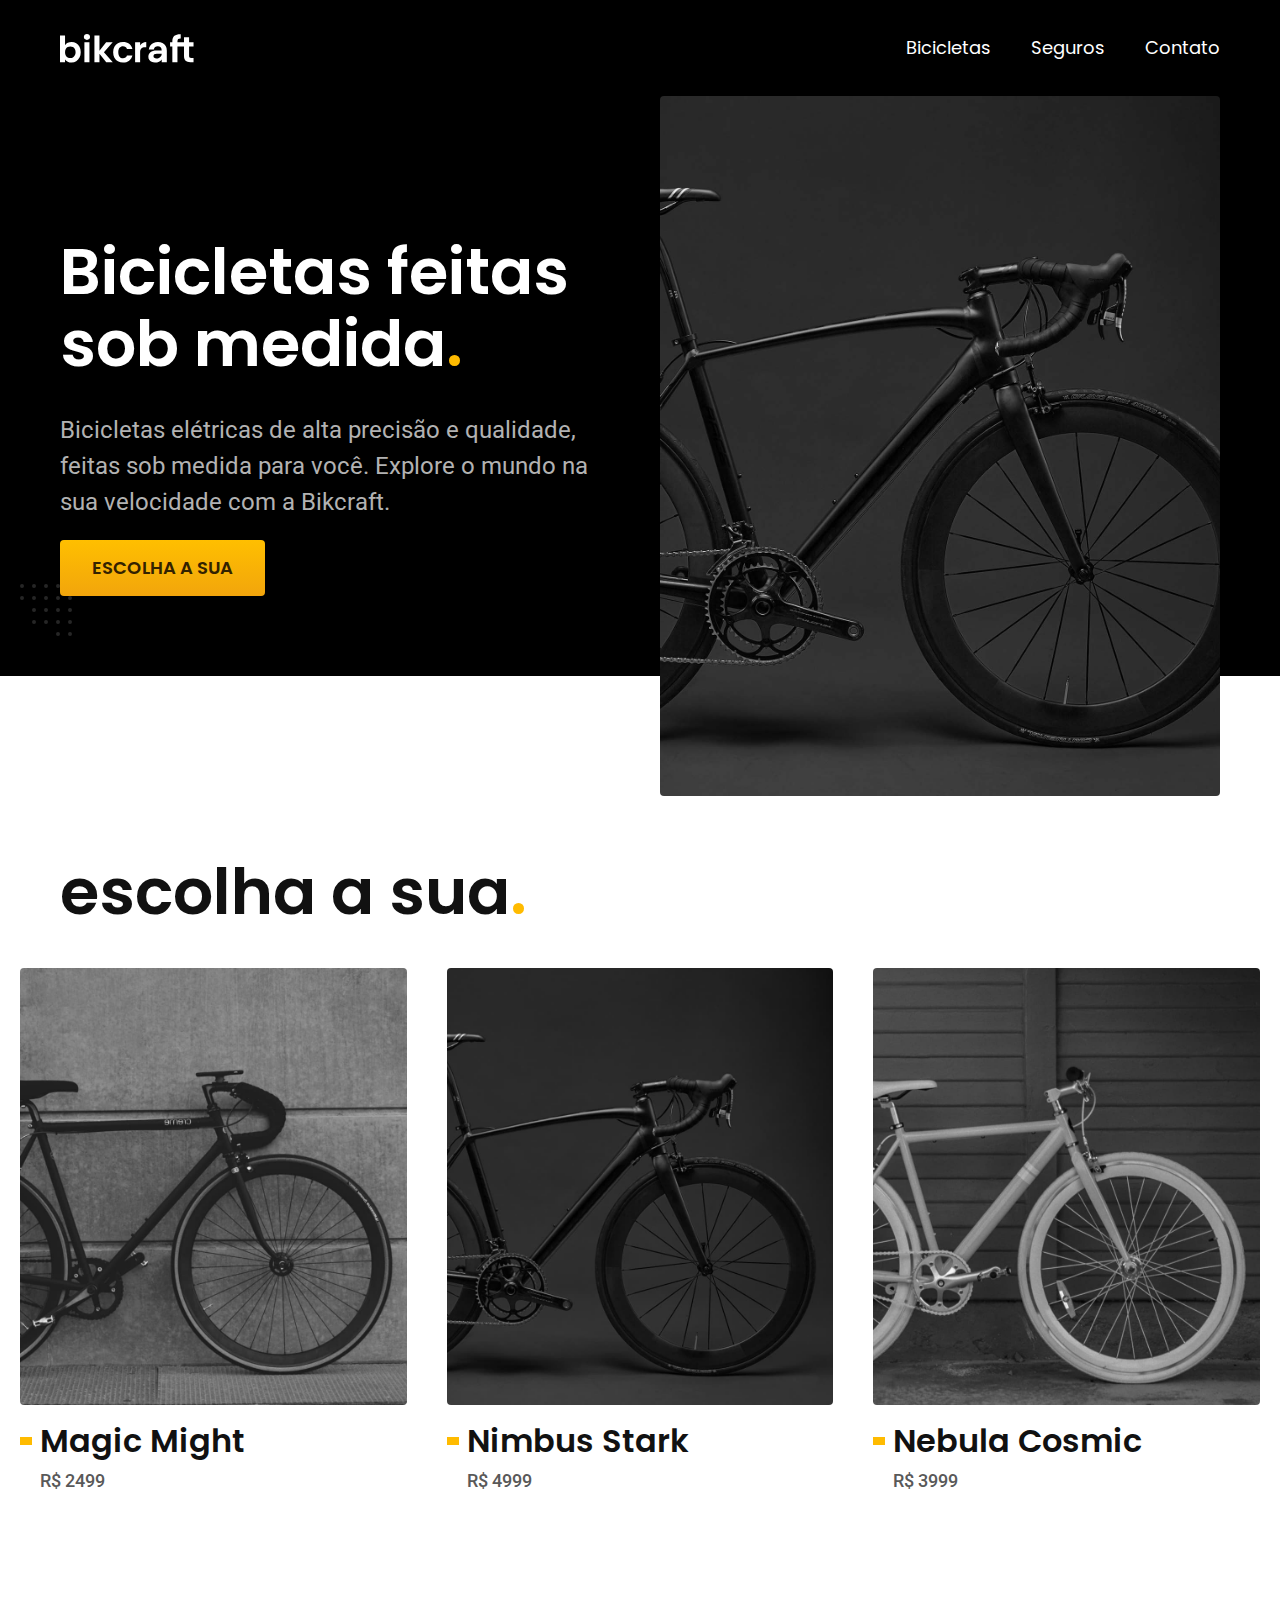
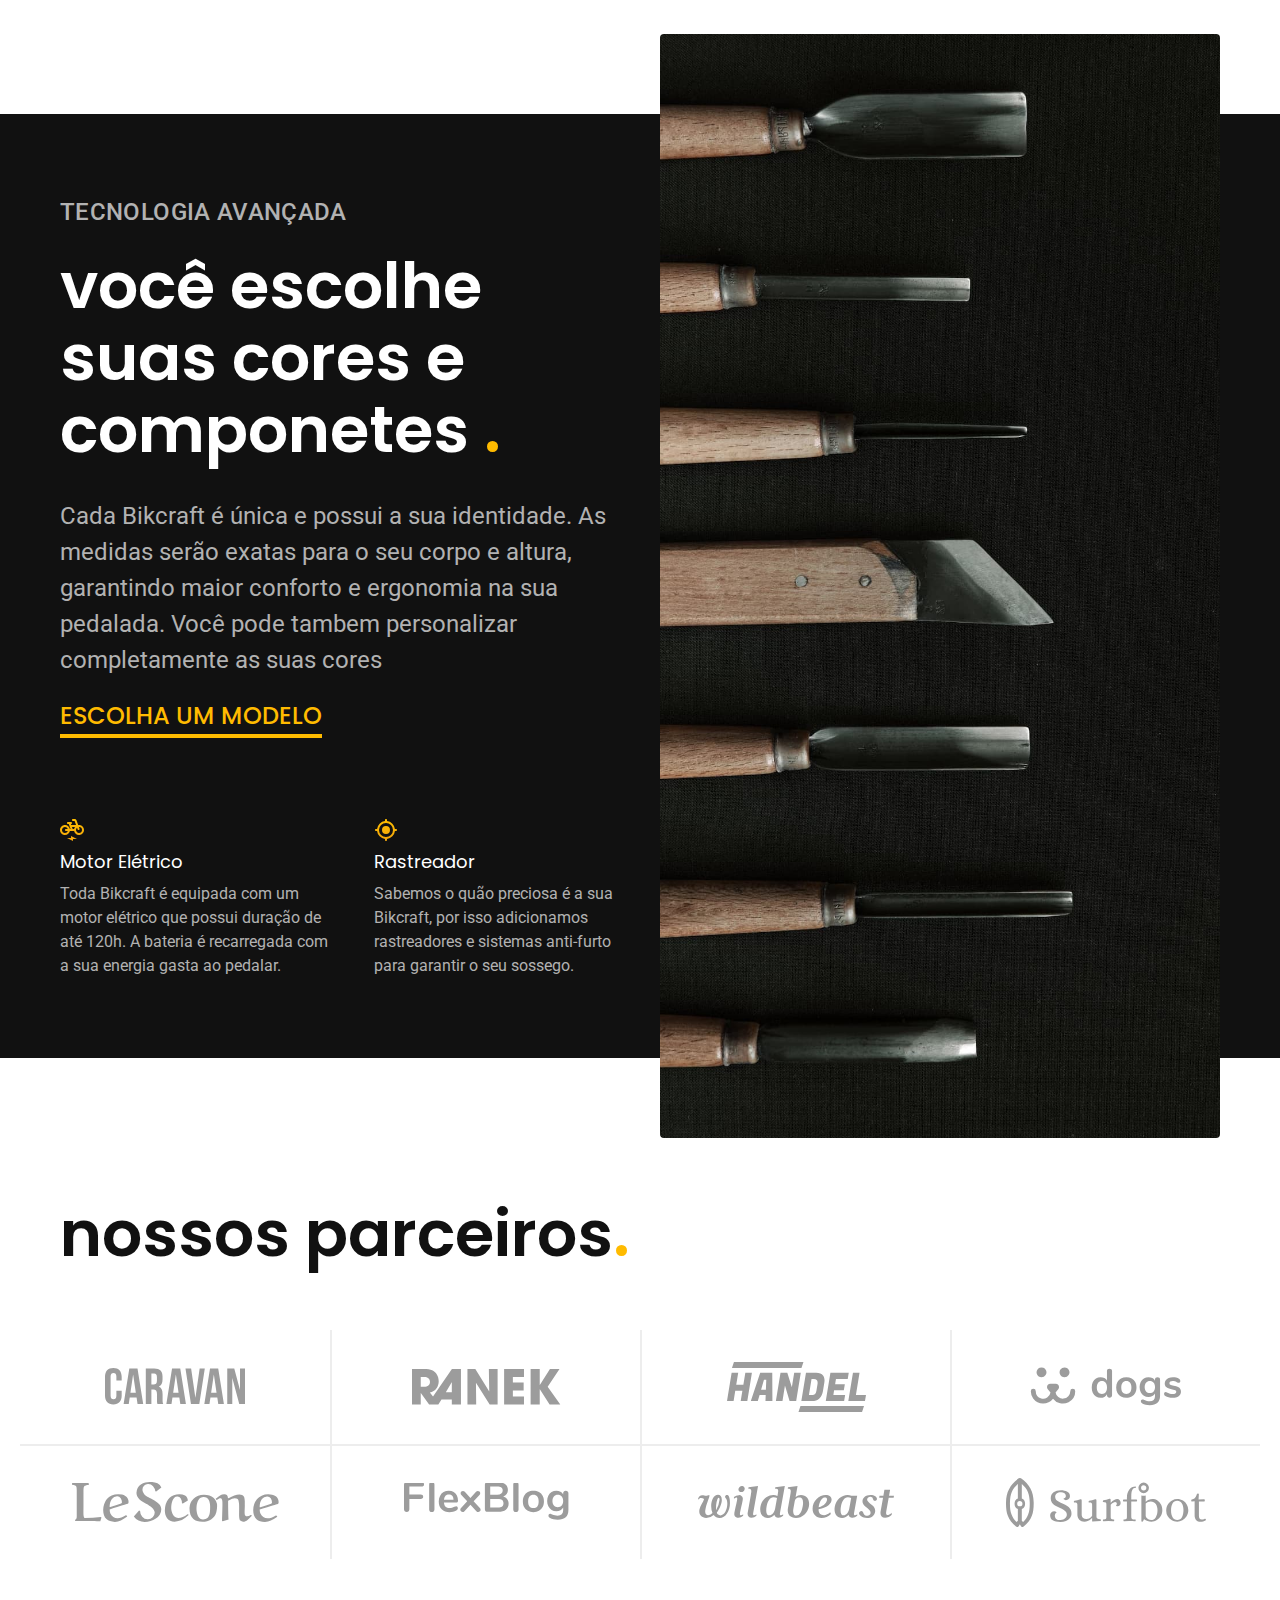
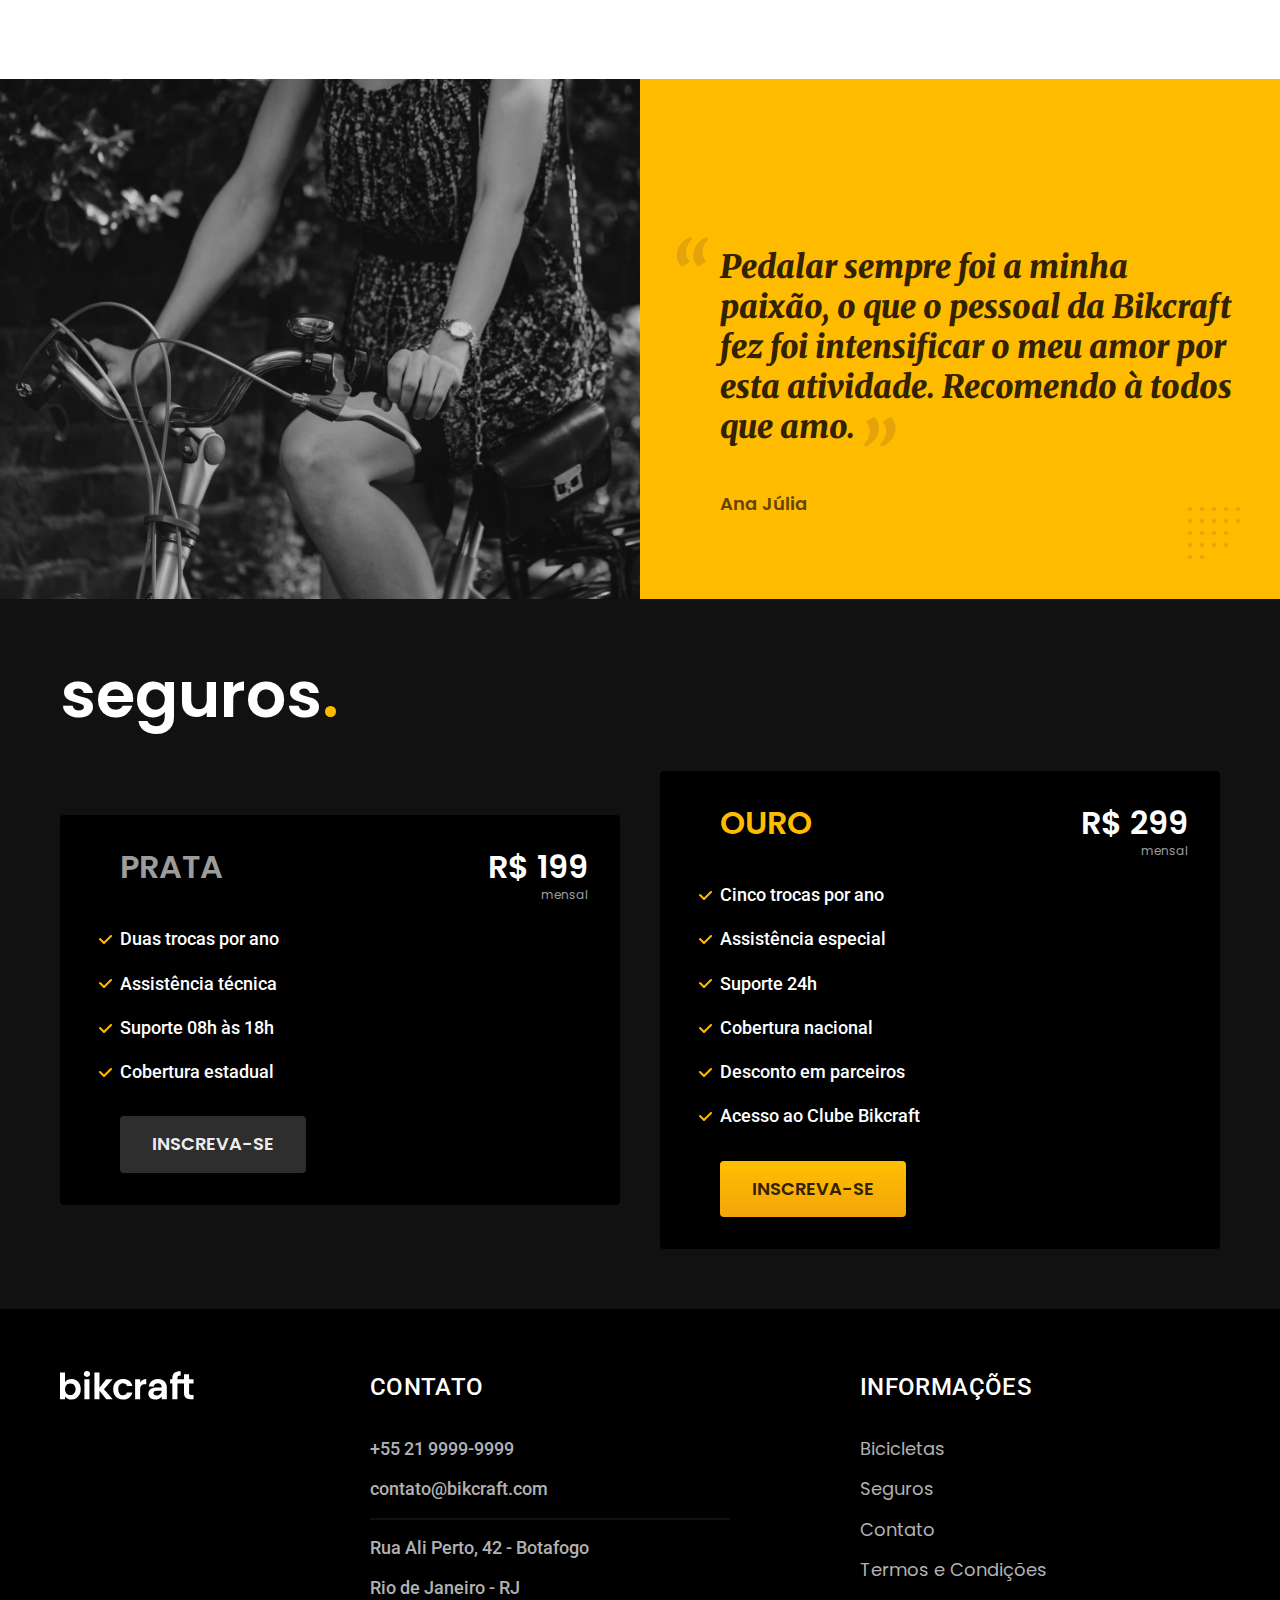
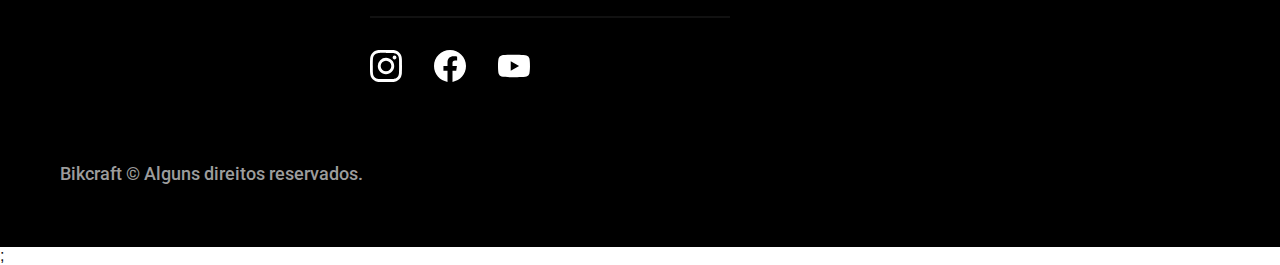
<file: index.html>
<!DOCTYPE html>
<html lang="pt-BR">

<head>
  <meta charset="UTF-8" />
  <meta http-equiv="X-UA-Compatible" content="IE=edge" />
  <meta name="viewport" content="width=device-width, initial-scale=1.0" />
  <title>Bickcraft - Bicicletas Elétricas</title>
  <meta name="description" content="Bicicletas elétricas de alta precisão e qualidade, feitas sob medida para você. Explore o mundo na sua velocidade com a Bikcraft." />

  <link rel="icon" href="./favicon.svg" type="image/svg+xml">
  <link rel="preload" href="/css/style.min.css" as="style">
  <link rel="stylesheet" href="/css/style.min.css" />

  <script>document.documentElement.classList.add('js')</script>

  <link rel="preconnect" href="https://fonts.googleapis.com">
  <link rel="preconnect" href="https://fonts.gstatic.com" crossorigin>
  <link href="https://fonts.googleapis.com/css2?family=Merriweather:ital,wght@1,900&family=Poppins:wght@400;600&family=Roboto:wght@400;500&display=swap" rel="stylesheet">
</head>

<body>
  <header class="header-bg">
    <div class="header container">
      <a href="./"><img src="/img/bikcraft.svg" alt="bikcraft" /></a>
      <nav aria-label="primaria">
        <ul class="header-menu font-1-m cor-0">
          <li><a href="./bicicletas.html">Bicicletas</a></li>
          <li><a href="./seguros.html">Seguros</a></li>
          <li><a href="./contato.html">Contato</a></li>
        </ul>
      </nav>
    </div>
  </header>

  <main class="introducao-bg">
    <div class="introducao container">
      <div class="introducao-conteudo">
        <h1 class="font-1-xxl cor-0 fadeInDown" data-anime="200">Bicicletas feitas sob medida<span class="cor-p1">.</span></h1>
        <p class="font-2-l cor-5 fadeInDown" data-anime="400">
          Bicicletas elétricas de alta precisão e qualidade, feitas sob medida
          para você. Explore o mundo na sua velocidade com a Bikcraft.
        </p>
        <a class="botao fadeInDown" data-anime="600" href="./bicicletas.html">Escolha a sua</a>
      </div>
      <picture class="fadeInDown" data-anime="800">
        <source media="(max-width:800px)" srcset="./img/bicicletas/nimbus.jpg">
        <img src="./img/fotos/introducao.jpg" alt="Bicicleta eletrica preta." />
      </picture>
    </div>
  </main>
  <article class="bicicletas-lista">
    <h2 class="container font-1-xxl">escolha a sua<span class="cor-p1">.</span></h2>

    <ul>
      <li>
        <a href="/bicicletas/magic.html">
          <img src="/img/bicicletas/magic-home.jpg" alt="Bicicleta Preta">
          <h3 class="font-1-xl">Magic Might</h3>
          <span class="font-2-m cor-8">R$ 2499</span>
        </a>
      </li>
      <li>
        <a href="/bicicletas/nimbus.html">
          <img src="/img/bicicletas/nimbus-home.jpg" alt="Bicicleta Preta">
          <h3 class="font-1-xl">Nimbus Stark</h3>
          <span class="font-2-m cor-8">R$ 4999</span>
        </a>
      </li>
      <li>
        <a href="/bicicletas/nebula.html">
          <img src="/img/bicicletas/nebula-home.jpg" alt="Bicicleta Preta">
          <h3 class="font-1-xl">Nebula Cosmic</h3>
          <span class="font-2-m cor-8">R$ 3999</span>
        </a>
      </li>
    </ul>
  </article>

  <article class="tecnologia-bg">
    <div class="tecnologia container">
      <div class="tecnologia-conteudo">
        <span class="font-2-l-b cor-5">Tecnologia Avançada</span>
        <h2 class="font-1-xxl cor-0">você escolhe suas cores e componetes <span class="cor-p1">.</span></h2>
        <p class="font-2-l cor-5">Cada Bikcraft é única e possui a sua identidade. As medidas serão exatas para o seu corpo e altura, garantindo maior conforto e ergonomia na sua pedalada. Você pode tambem personalizar completamente as suas cores</p>
        <a class="link" href="/bicicletas.html">Escolha um modelo</a>
        <div class="tecnologia-vantagens">
          <div>
            <img src="/img/icones/eletrica.svg" alt="">
            <h3 class="font-1-m cor-0">Motor Elétrico</h3>
            <p class="font-2-s cor-5">Toda Bikcraft é equipada com um motor elétrico que possui duração de até 120h. A bateria é recarregada com a sua energia gasta ao pedalar.</p>
          </div>
          <div>
            <img src="/img/icones/rastreador.svg" alt="">
            <h3 class="font-1-m cor-0">Rastreador</h3>
            <p class="font-2-s cor-5">Sabemos o quão preciosa é a sua Bikcraft, por isso adicionamos rastreadores e sistemas anti-furto para garantir o seu sossego.</p>
          </div>
        </div>
      </div>
      <div class="tecnologia-imagem"> <img src="/img/fotos/tecnologia.jpg" alt=""></div>
    </div>
  </article>
  <section class="parceiros" aria-label="Nossos Parceiros">
    <h2 class="container font-1-xxl">nossos parceiros<span class="cor-p1">.</span></h2>

    <ul>
      <li> <img src="/img/parceiros/caravan.svg" alt="caravan"></li>
      <li> <img src="/img/parceiros/ranek.svg" alt="ranek"></li>
      <li> <img src="/img/parceiros/handel.svg" alt="handel"></li>
      <li> <img src="/img/parceiros/dogs.svg" alt="dogs"></li>
      <li> <img src="/img/parceiros/lescone.svg" alt="lescone"></li>
      <li> <img src="/img/parceiros/flexblog.svg" alt="flexblog"></li>
      <li> <img src="/img/parceiros/wildbeast.svg" alt="wildbeast"></li>
      <li> <img src="/img/parceiros/surfbot.svg" alt="surfbot"></li>
    </ul>
  </section>

  <section class="depoimento" aria-label="depoimento">
    <div>
      <img src="/img/fotos/depoimento.jpg" alt="Pessoal pedalando">
    </div>
    <div class="depoimento-conteudo">
      <blockquote class="font-1-xl cor-p5">
        <p>Pedalar sempre foi a minha paixão, o que o pessoal da Bikcraft fez foi intensificar o meu amor por esta atividade. Recomendo à todos que amo.
        </p>
        <span class="font-1-m-b cor-p4">Ana Júlia</span>
      </blockquote>
    </div>
  </section>

  <article class="seguros-bg">
    <div class="seguros container">
      <h2 class="font-1-xxl cor-0">seguros<span class="cor-p1">.</span></h2>
      <div class="seguros-item">
        <h3 class="font-1-xl cor-6">PRATA</h3>
        <span class="font-1-xl cor-0">R$ 199 <span class="font-1-xs cor-6">mensal</span></span>
        <ul class="font-2-m cor-0">
          <li>Duas trocas por ano</li>
          <li>Assistência técnica</li>
          <li>Suporte 08h às 18h</li>
          <li>Cobertura estadual</li>
        </ul>
        <a class="botao secundario" href="/orcamento.html">Inscreva-se</a>
      </div>

      <div class="seguros-item">
        <h3 class="font-1-xl cor-p1">OURO</h3>
        <span class="font-1-xl cor-0">R$ 299 <span class="font-1-xs cor-6">mensal</span></span>
        <ul class="font-2-m cor-0">
          <li>Cinco trocas por ano</li>
          <li>Assistência especial</li>
          <li>Suporte 24h</li>
          <li>Cobertura nacional</li>
          <li>Desconto em parceiros</li>
          <li>Acesso ao Clube Bikcraft</li>
        </ul>
        <a class="botao " href="/orcamento.html">Inscreva-se</a>
      </div>
    </div>
  </article>

  <footer class="footer-bg">
    <div class="footer container">
      <img src="./img/bikcraft.svg" alt="Bikcraft">
      <div class="footer-contato">
        <h3 class="font-2-l-b cor-0">Contato</h3>
        <ul class="font-2-m cor-5">
          <li><a href="tel:+552199999999">+55 21 9999-9999</a></li>
          <li><a href="mailto:contato@bikcraft.com">contato@bikcraft.com</a></li>
          <li>Rua Ali Perto, 42 - Botafogo</li>
          <li>Rio de Janeiro - RJ</li>
        </ul>
        <div class="footer-redes">
          <a href="./">
            <img src="./img/redes/instagram.svg" alt="Instagram">
          </a>
          <a href="./">
            <img src="./img/redes/facebook.svg" alt="Facebook">
          </a>
          <a href="./">
            <img src="./img/redes/youtube.svg" alt="Youtube">
          </a>
        </div>
      </div>
      <div class="footer-informacoes">
        <h3 class="font-2-l-b cor-0">Informações</h3>
        <nav>
          <ul class="font-1-m cor-5">
            <li><a href="./bicicletas.html">Bicicletas</a></li>
            <li><a href="./seguros.html">Seguros</a></li>
            <li><a href="./contato.html">Contato</a></li>
            <li><a href="./termos.html">Termos e Condições</a></li>
          </ul>
        </nav>
      </div>
      <p class="footer-copy font-2-m cor-6">Bikcraft © Alguns direitos reservados.</p>
    </div>
  </footer>
  <script src="./js/plugins/simple-anime.js"></script>;

  <script src="./js/script.js"></script>
</body>

</html>
</file>
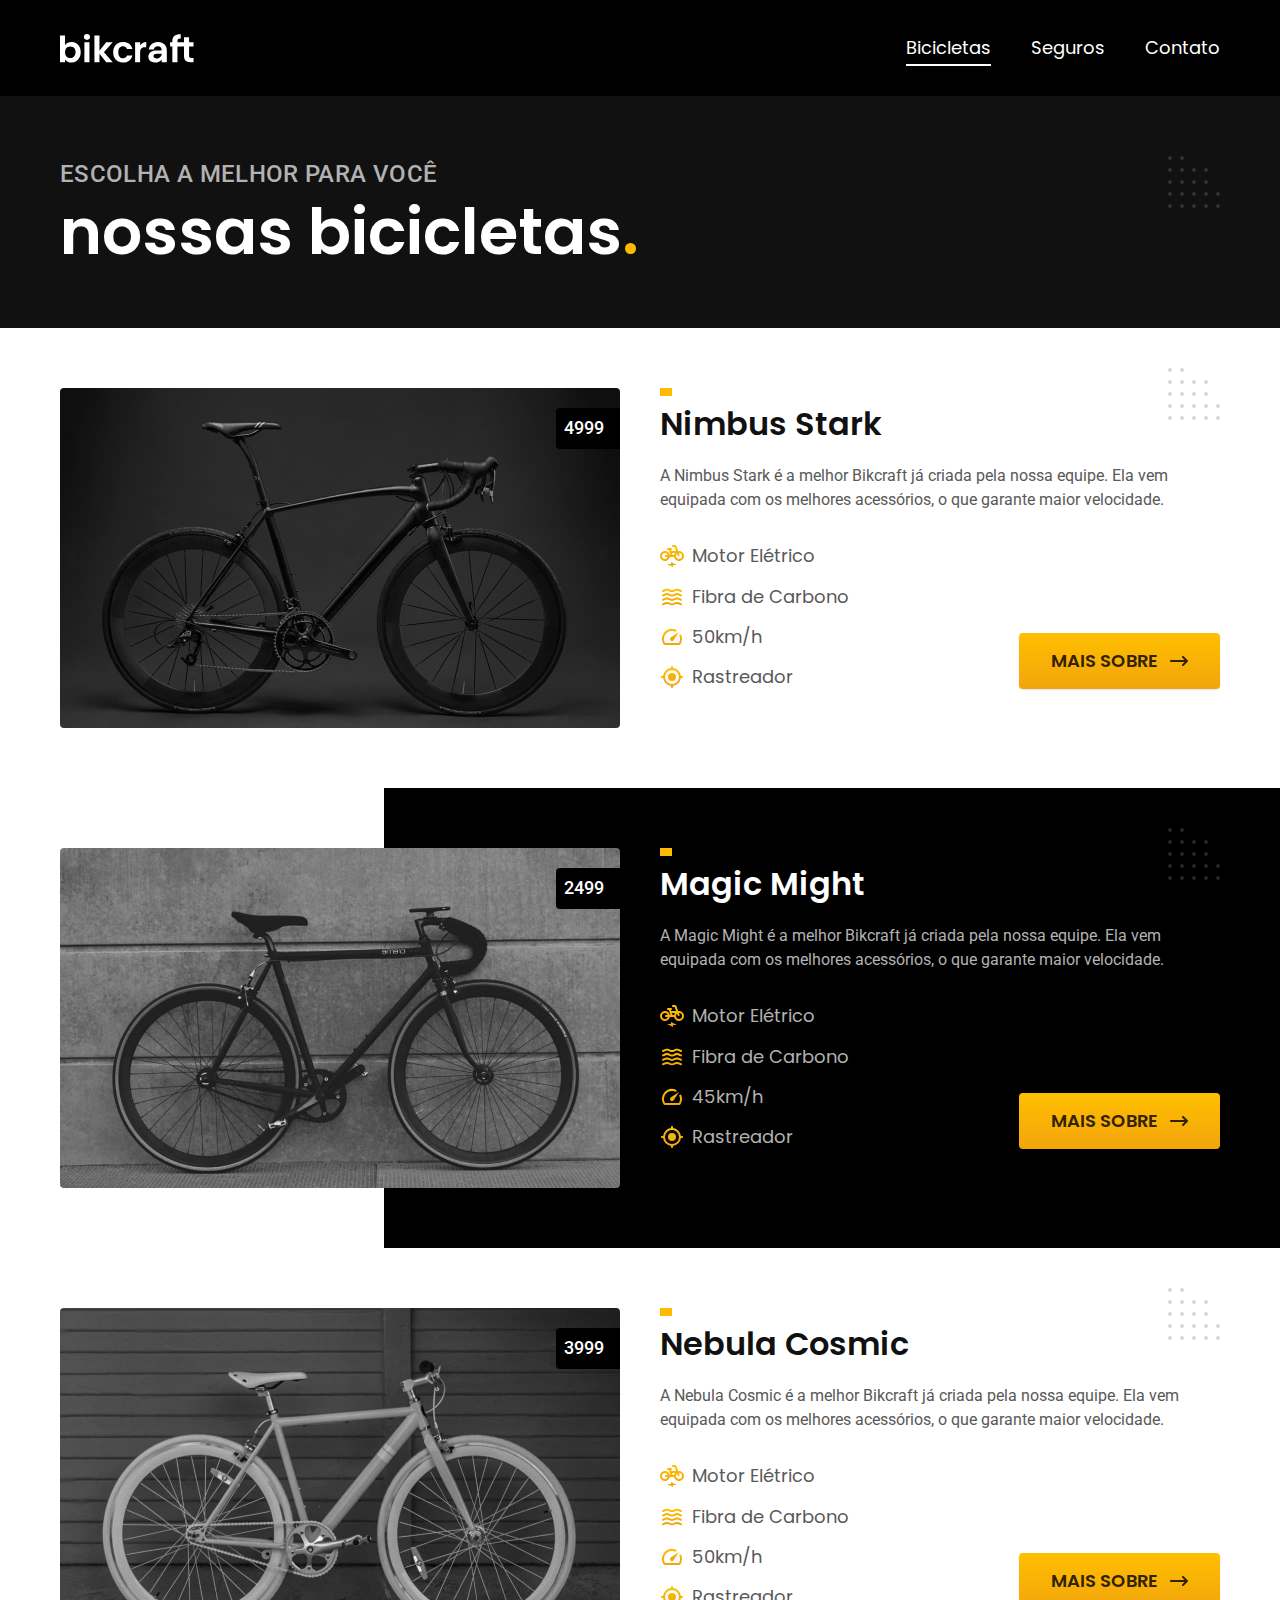
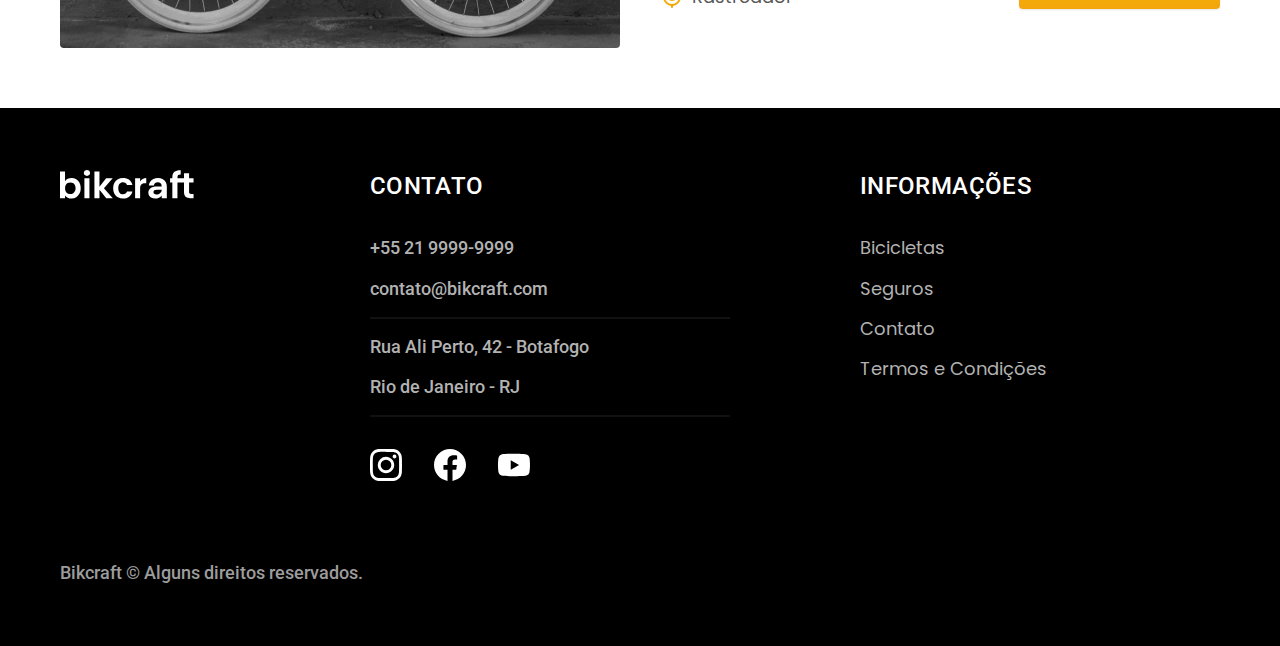
<file: bicicletas.html>
<!DOCTYPE html>
<html lang="pt-BR">

<head>
  <meta charset="UTF-8" />
  <meta http-equiv="X-UA-Compatible" content="IE=edge" />
  <meta name="viewport" content="width=device-width, initial-scale=1.0" />

  <link rel="stylesheet" href="/css/style.min.css" />
  <link rel="icon" href="./favicon.svg" type="image/svg+xml">
  <link rel="preload" href="/css/style.min.css" as="style">

  <title>Bicicletas | Bickcraft</title>
  <meta name="description" content="Bicicletas ." />
  <script>document.documentElement.classList.add('js')</script>
  <link rel="preconnect" href="https://fonts.googleapis.com">
  <link rel="preconnect" href="https://fonts.gstatic.com" crossorigin>
  <link href="https://fonts.googleapis.com/css2?family=Merriweather:ital,wght@1,900&family=Poppins:wght@400;600&family=Roboto:wght@400;500&display=swap" rel="stylesheet">
</head>

<body id="bicicletas">
  <header class="header-bg">
    <div class="header container">
      <a href="./"><img src="/img/bikcraft.svg" alt="bikcraft" /></a>
      <nav aria-label="primaria">
        <ul class="header-menu font-1-m cor-0">
          <li><a href="./bicicletas.html">Bicicletas</a></li>
          <li><a href="./seguros.html">Seguros</a></li>
          <li><a href="./contato.html">Contato</a></li>
        </ul>
      </nav>
    </div>
  </header>

  <main>
    <div class="titulo-bg">
      <div class="titulo container">
        <p class="font-2-l-b cor-5">Escolha a melhor para você</p>
        <h1 class="font-1-xxl cor-0">nossas bicicletas<span class="cor-p1">.</span></h1>
      </div>
    </div>

    <div class="bicicletas container">
      <div class="bicicletas-imagem">
        <img src="/img/bicicletas/nimbus.jpg" alt="Bicicleta Preta">
        <span class="font-2-m cor-0">4999</span>
      </div>
      <div class="bicicletas-conteudo">
        <h2 class="font-1-xl">Nimbus Stark</h2>
        <p class="font-2-s cor-8">A Nimbus Stark é a melhor Bikcraft já criada pela nossa equipe. Ela vem equipada com os melhores acessórios, o que garante maior velocidade.</p>
        <ul class="font-1-m cor-8">
          <li>
            <img src="/img/icones/eletrica.svg" alt="">
            Motor Elétrico
          </li>
          <li>
            <img src="/img/icones/carbono.svg" alt="">
            Fibra de Carbono
          </li>
          <li>
            <img src="/img/icones/velocidade.svg" alt="">
            50km/h
          </li>
          <li>
            <img src="/img/icones/rastreador.svg" alt="">
            Rastreador
          </li>
        </ul>
        <a class="botao seta" href="./bicicletas/nimbus.html">MAIS SOBRE</a>
      </div>
    </div>

    <div class="bicicletas-bg">
      <div class="bicicletas container">
        <div class="bicicletas-imagem">
          <img src="/img/bicicletas/magic.jpg" alt="Bicicleta Preta">
          <span class="font-2-m cor-0">2499</span>
        </div>
        <div class="bicicletas-conteudo">
          <h2 class="font-1-xl cor-0">Magic Might</h2>
          <p class="font-2-s cor-5">A Magic Might é a melhor Bikcraft já criada pela nossa equipe. Ela vem equipada com os melhores acessórios, o que garante maior velocidade.</p>
          <ul class="font-1-m cor-5">
            <li>
              <img src="/img/icones/eletrica.svg" alt="">
              Motor Elétrico
            </li>
            <li>
              <img src="/img/icones/carbono.svg" alt="">
              Fibra de Carbono
            </li>
            <li>
              <img src="/img/icones/velocidade.svg" alt="">
              45km/h
            </li>
            <li>
              <img src="/img/icones/rastreador.svg" alt="">
              Rastreador
            </li>
          </ul>
          <a class="botao seta" href="./bicicletas/magic.html">MAIS SOBRE</a>
        </div>
      </div>
    </div>

    <div class="bicicletas container">
      <div class="bicicletas-imagem">
        <img src="/img/bicicletas/nebula.jpg" alt="Bicicleta Preta">
        <span class="font-2-m cor-0">3999</span>
      </div>
      <div class="bicicletas-conteudo">
        <h2 class="font-1-xl">Nebula Cosmic</h2>
        <p class="font-2-s cor-8">A Nebula Cosmic é a melhor Bikcraft já criada pela nossa equipe. Ela vem equipada com os melhores acessórios, o que garante maior velocidade.</p>
        <ul class="font-1-m cor-8">
          <li>
            <img src="/img/icones/eletrica.svg" alt="">
            Motor Elétrico
          </li>
          <li>
            <img src="/img/icones/carbono.svg" alt="">
            Fibra de Carbono
          </li>
          <li>
            <img src="/img/icones/velocidade.svg" alt="">
            50km/h
          </li>
          <li>
            <img src="/img/icones/rastreador.svg" alt="">
            Rastreador
          </li>
        </ul>
        <a class="botao seta" href="./bicicletas/nebula.html">MAIS SOBRE</a>
      </div>
    </div>


  </main>

  <footer class="footer-bg">
    <div class="footer container">
      <img src="./img/bikcraft.svg" alt="Bikcraft">
      <div class="footer-contato">
        <h3 class="font-2-l-b cor-0">Contato</h3>
        <ul class="font-2-m cor-5">
          <li><a href="tel:+552199999999">+55 21 9999-9999</a></li>
          <li><a href="mailto:contato@bikcraft.com">contato@bikcraft.com</a></li>
          <li>Rua Ali Perto, 42 - Botafogo</li>
          <li>Rio de Janeiro - RJ</li>
        </ul>
        <div class="footer-redes">
          <a href="./">
            <img src="./img/redes/instagram.svg" alt="Instagram">
          </a>
          <a href="./">
            <img src="./img/redes/facebook.svg" alt="Facebook">
          </a>
          <a href="./">
            <img src="./img/redes/youtube.svg" alt="Youtube">
          </a>
        </div>
      </div>
      <div class="footer-informacoes">
        <h3 class="font-2-l-b cor-0">Informações</h3>
        <nav>
          <ul class="font-1-m cor-5">
            <li><a href="./bicicletas.html">Bicicletas</a></li>
            <li><a href="./seguros.html">Seguros</a></li>
            <li><a href="./contato.html">Contato</a></li>
            <li><a href="./termos.html">Termos e Condições</a></li>
          </ul>
        </nav>
      </div>
      <p class="footer-copy font-2-m cor-6">Bikcraft © Alguns direitos reservados.</p>
    </div>
  </footer>
  <script src="./js/script.js"></script>
</body>

</html>
</file>
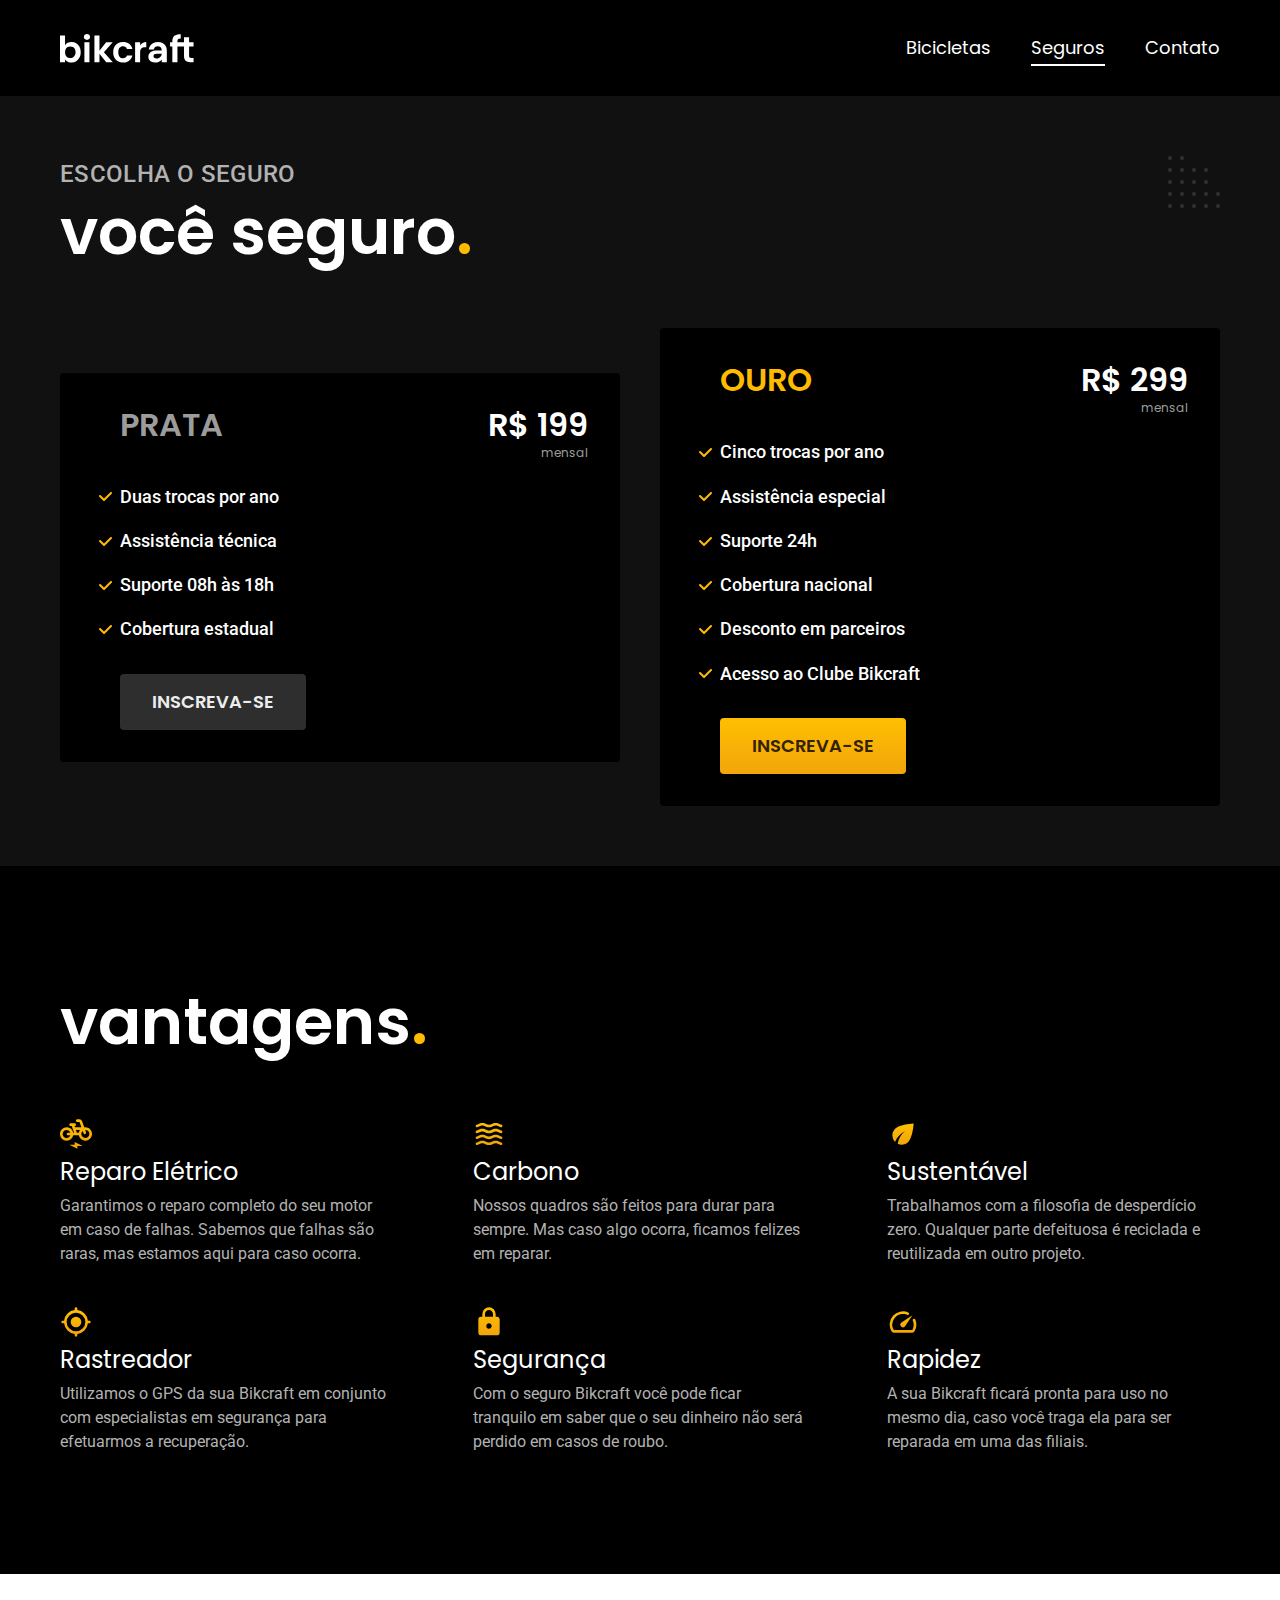
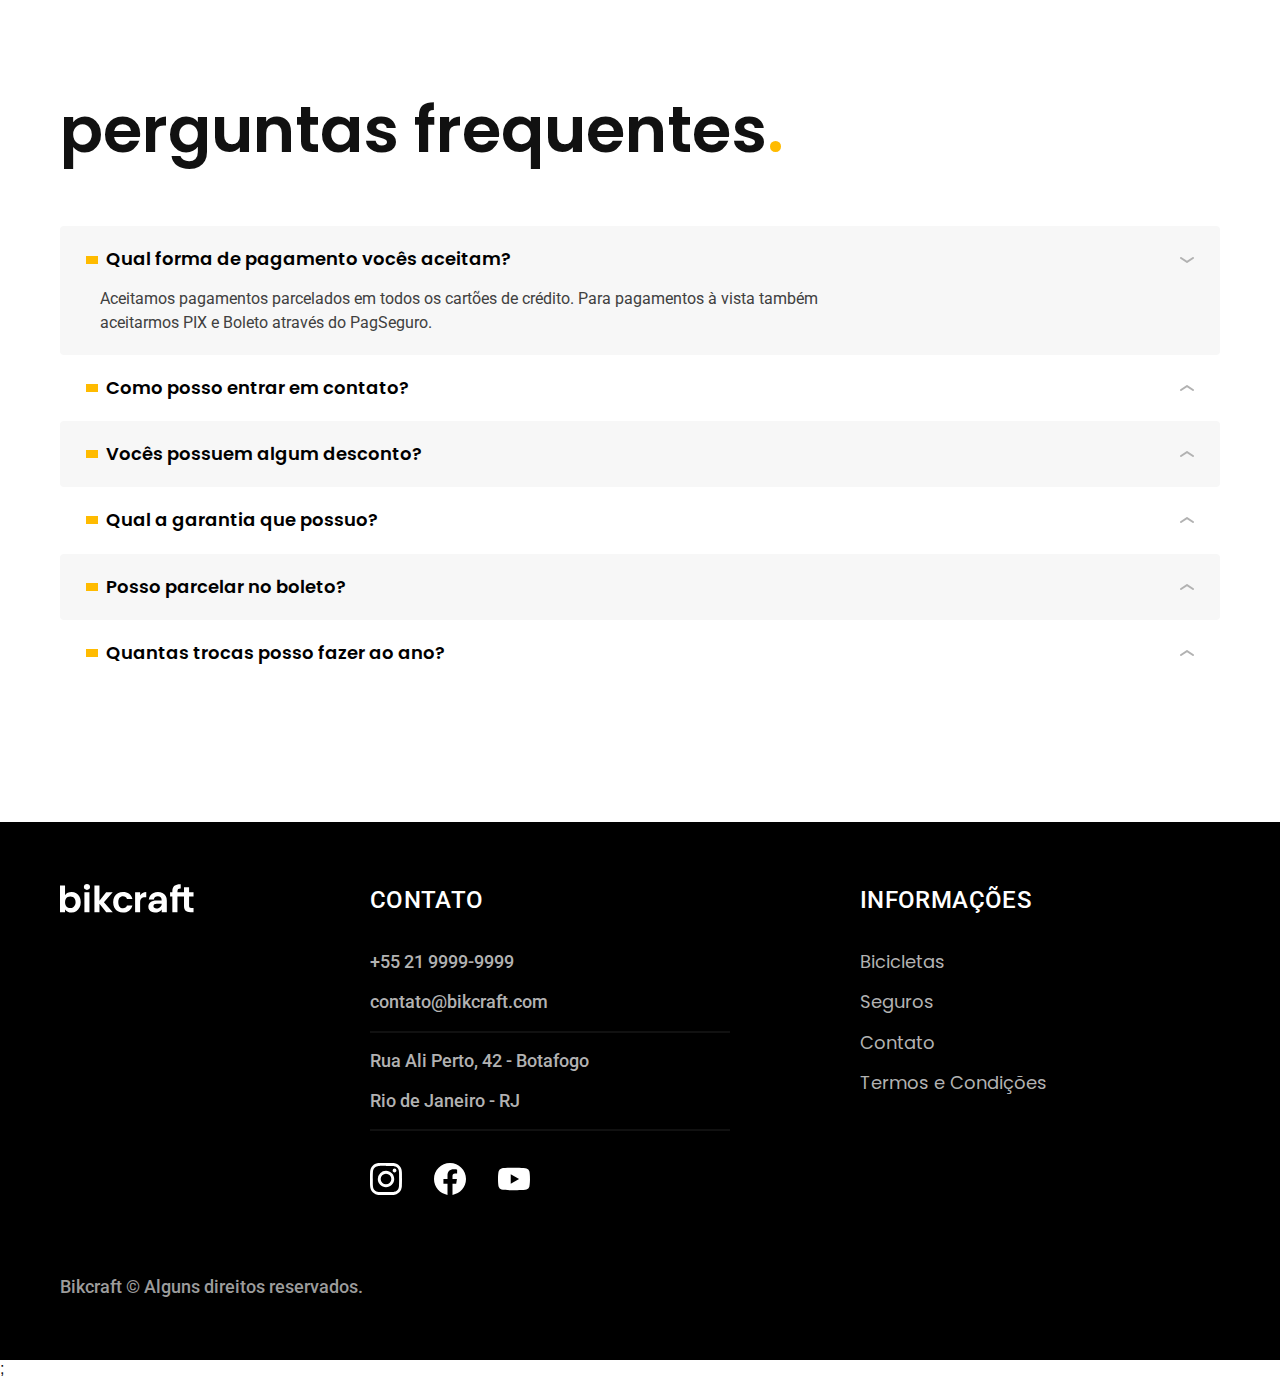
<file: seguros.html>
<!DOCTYPE html>
<html lang="pt-BR">

<head>
  <meta charset="UTF-8" />
  <meta http-equiv="X-UA-Compatible" content="IE=edge" />
  <meta name="viewport" content="width=device-width, initial-scale=1.0" />

  <link rel="stylesheet" href="/css/style.min.css" />
  <link rel="icon" href="./favicon.svg" type="image/svg+xml">
  <link rel="preload" href="/css/style.min.css" as="style">

  <title>Seguros | Bickcraft</title>
  <meta name="description" content="Seguros." />
  <script>document.documentElement.classList.add('js')</script>
  <link rel="preconnect" href="https://fonts.googleapis.com">
  <link rel="preconnect" href="https://fonts.gstatic.com" crossorigin>
  <link href="https://fonts.googleapis.com/css2?family=Merriweather:ital,wght@1,900&family=Poppins:wght@400;600&family=Roboto:wght@400;500&display=swap" rel="stylesheet">
</head>

<body id="seguros">
  <header class="header-bg">
    <div class="header container">
      <a href="./"><img src="/img/bikcraft.svg" alt="bikcraft" /></a>
      <nav aria-label="primaria">
        <ul class="header-menu font-1-m cor-0">
          <li><a href="./bicicletas.html">Bicicletas</a></li>
          <li><a href="./seguros.html">Seguros</a></li>
          <li><a href="./contato.html">Contato</a></li>
        </ul>
      </nav>
    </div>
  </header>

  <main class="seguros-bg">
    <div class="titulo-bg">
      <div class="titulo container">
        <p class="font-2-l-b cor-5">Escolha o seguro</p>
        <h1 class="font-1-xxl cor-0">você seguro<span class="cor-p1">.</span></h1>
      </div>
    </div>

    <div class="seguros container">
      <div class="seguros-item fadeInLeft" data-anime="200">
        <h3 class="font-1-xl cor-6">PRATA</h3>
        <span class="font-1-xl cor-0">R$ 199 <span class="font-1-xs cor-6">mensal</span></span>
        <ul class="font-2-m cor-0">
          <li>Duas trocas por ano</li>
          <li>Assistência técnica</li>
          <li>Suporte 08h às 18h</li>
          <li>Cobertura estadual</li>
        </ul>
        <a class="botao secundario" href="/orcamento.html?tipo=seguro&produto=prata">Inscreva-se</a>
      </div>

      <div class="seguros-item fadeInRight" data-anime="400">
        <h3 class="font-1-xl cor-p1">OURO</h3>
        <span class="font-1-xl cor-0">R$ 299 <span class="font-1-xs cor-6">mensal</span></span>
        <ul class="font-2-m cor-0">
          <li>Cinco trocas por ano</li>
          <li>Assistência especial</li>
          <li>Suporte 24h</li>
          <li>Cobertura nacional</li>
          <li>Desconto em parceiros</li>
          <li>Acesso ao Clube Bikcraft</li>
        </ul>
        <a class="botao " href="/orcamento.html?tipo=seguro&produto=ouro">Inscreva-se</a>
      </div>
    </div>
  </main>

  <article class="vantagens-bg">
    <div class="vantagens container">
      <h2 class="font-1-xxl cor-0">vantagens<span class="cor-p1">.</span></h2>
      <ul>
        <li><img src="/img/icones/eletrica.svg" alt="">
          <h3 class="font-1-l cor-0">Reparo Elétrico</h3>
          <p class="font-2-s cor-5">Garantimos o reparo completo do seu motor em caso de falhas. Sabemos que falhas são raras, mas estamos aqui para caso ocorra.</p>
        </li>
        <li><img src="/img/icones/carbono.svg" alt="">
          <h3 class="font-1-l cor-0">Carbono</h3>
          <p class="font-2-s cor-5">Nossos quadros são feitos para durar para sempre. Mas caso algo ocorra, ficamos felizes em reparar.</p>
        </li>
        <li><img src="/img/icones/sustentavel.svg" alt="">
          <h3 class="font-1-l cor-0">Sustentável</h3>
          <p class="font-2-s cor-5">Trabalhamos com a filosofia de desperdício zero. Qualquer parte defeituosa é reciclada e reutilizada em outro projeto.</p>
        </li>
        <li><img src="/img/icones/rastreador.svg" alt="">
          <h3 class="font-1-l cor-0">Rastreador</h3>
          <p class="font-2-s cor-5">Utilizamos o GPS da sua Bikcraft em conjunto com especialistas em segurança para efetuarmos a recuperação.</p>
        </li>
        <li><img src="/img/icones/seguro.svg" alt="">
          <h3 class="font-1-l cor-0">Segurança</h3>
          <p class="font-2-s cor-5">Com o seguro Bikcraft você pode ficar tranquilo em saber que o seu dinheiro não será perdido em casos de roubo.</p>
        </li>
        <li><img src="/img/icones/velocidade.svg" alt="">
          <h3 class="font-1-l cor-0">Rapidez</h3>
          <p class="font-2-s cor-5">A sua Bikcraft ficará pronta para uso no mesmo dia, caso você traga ela para ser reparada em uma das filiais.</p>
        </li>
      </ul>
    </div>
  </article>

  <article class="perguntas container">
    <h2 class="font-1-xxl">perguntas frequentes<span class="cor-p1">.</span></h2>
    <dl>
      <div>
        <dt><button class="font-1-m-b" aria-controls="pergunta1" aria-expanded="true">Qual forma de pagamento vocês aceitam?</button></dt>
        <dd id="pergunta1" class="font-2-s cor-9 ativa">Aceitamos pagamentos parcelados em todos os cartões de crédito. Para pagamentos à vista também aceitarmos PIX e Boleto através do PagSeguro.</dd>
      </div>
      <div>
        <dt><button class="font-1-m-b" aria-controls="pergunta2" aria-expanded="false">Como posso entrar em contato?</button></dt>
        <dd id="pergunta2" class="font-2-s cor-9">Aceitamos pagamentos parcelados em todos os cartões de crédito. Para pagamentos à vista também aceitarmos PIX e Boleto através do PagSeguro.</dd>
      </div>
      <div>
        <dt><button class="font-1-m-b" aria-controls="pergunta3" aria-expanded="false">Vocês possuem algum desconto?</button></dt>
        <dd id="pergunta3" class="font-2-s cor-9">Aceitamos pagamentos parcelados em todos os cartões de crédito. Para pagamentos à vista também aceitarmos PIX e Boleto através do PagSeguro.</dd>
      </div>
      <div>
        <dt><button class="font-1-m-b" aria-controls="pergunta4" aria-expanded="false">Qual a garantia que possuo?</button></dt>
        <dd id="pergunta4" class="font-2-s cor-9">Aceitamos pagamentos parcelados em todos os cartões de crédito. Para pagamentos à vista também aceitarmos PIX e Boleto através do PagSeguro.</dd>
      </div>
      <div>
        <dt><button class="font-1-m-b" aria-controls="pergunta5" aria-expanded="false">Posso parcelar no boleto?</button></dt>
        <dd id="pergunta5" class="font-2-s cor-9">Aceitamos pagamentos parcelados em todos os cartões de crédito. Para pagamentos à vista também aceitarmos PIX e Boleto através do PagSeguro.</dd>
      </div>
      <div>
        <dt><button class="font-1-m-b" aria-controls="pergunta6" aria-expanded="false">Quantas trocas posso fazer ao ano?</button></dt>
        <dd id="pergunta6" class="font-2-s cor-9">Aceitamos pagamentos parcelados em todos os cartões de crédito. Para pagamentos à vista também aceitarmos PIX e Boleto através do PagSeguro.</dd>
      </div>
    </dl>
  </article>

  <footer class="footer-bg">
    <div class="footer container">
      <img src="./img/bikcraft.svg" alt="Bikcraft">
      <div class="footer-contato">
        <h3 class="font-2-l-b cor-0">Contato</h3>
        <ul class="font-2-m cor-5">
          <li><a href="tel:+552199999999">+55 21 9999-9999</a></li>
          <li><a href="mailto:contato@bikcraft.com">contato@bikcraft.com</a></li>
          <li>Rua Ali Perto, 42 - Botafogo</li>
          <li>Rio de Janeiro - RJ</li>
        </ul>
        <div class="footer-redes">
          <a href="./">
            <img src="./img/redes/instagram.svg" alt="Instagram">
          </a>
          <a href="./">
            <img src="./img/redes/facebook.svg" alt="Facebook">
          </a>
          <a href="./">
            <img src="./img/redes/youtube.svg" alt="Youtube">
          </a>
        </div>
      </div>
      <div class="footer-informacoes">
        <h3 class="font-2-l-b cor-0">Informações</h3>
        <nav>
          <ul class="font-1-m cor-5">
            <li><a href="./bicicletas.html">Bicicletas</a></li>
            <li><a href="./seguros.html">Seguros</a></li>
            <li><a href="./contato.html">Contato</a></li>
            <li><a href="./termos.html">Termos e Condições</a></li>
          </ul>
        </nav>
      </div>
      <p class="footer-copy font-2-m cor-6">Bikcraft © Alguns direitos reservados.</p>
    </div>
  </footer>
  <script src="./js/plugins/simple-anime.js"></script>;
  <script src="./js/script.js"></script>
</body>

</html>
</file>
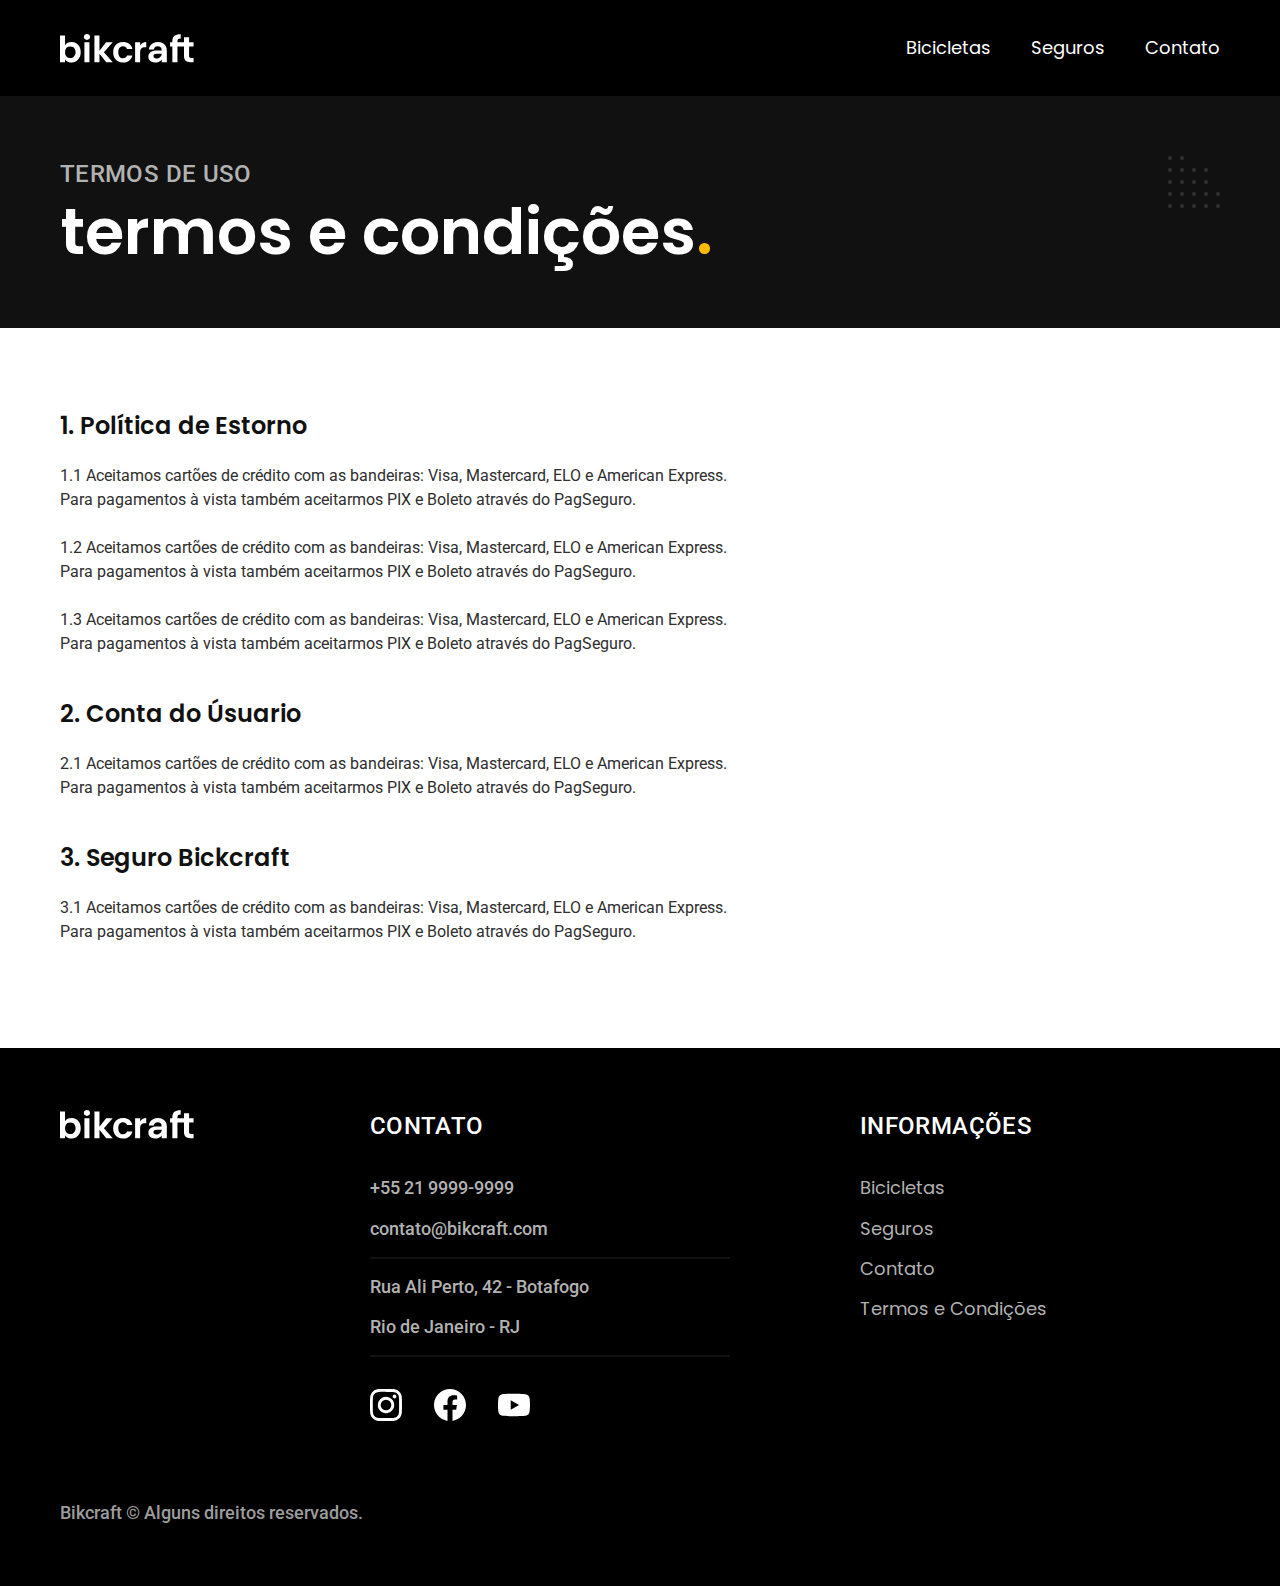
<file: termos.html>
<!DOCTYPE html>
<html lang="pt-BR">

<head>
  <meta charset="UTF-8" />
  <meta http-equiv="X-UA-Compatible" content="IE=edge" />
  <meta name="viewport" content="width=device-width, initial-scale=1.0" />

  <link rel="stylesheet" href="/css/style.min.css" />
  <link rel="icon" href="./favicon.svg" type="image/svg+xml">
  <link rel="preload" href="/css/style.min.css" as="style">

  <title>Termos e Condições | Bickcraft</title>
  <meta name="description" content="Termos e Condições." />
  <script>document.documentElement.classList.add('js')</script>
  <link rel="preconnect" href="https://fonts.googleapis.com">
  <link rel="preconnect" href="https://fonts.gstatic.com" crossorigin>
  <link href="https://fonts.googleapis.com/css2?family=Merriweather:ital,wght@1,900&family=Poppins:wght@400;600&family=Roboto:wght@400;500&display=swap" rel="stylesheet">
</head>

<body id="termos">
  <header class="header-bg">
    <div class="header container">
      <a href="./"><img src="/img/bikcraft.svg" alt="bikcraft" /></a>
      <nav aria-label="primaria">
        <ul class="header-menu font-1-m cor-0">
          <li><a href="./bicicletas.html">Bicicletas</a></li>
          <li><a href="./seguros.html">Seguros</a></li>
          <li><a href="./contato.html">Contato</a></li>
        </ul>
      </nav>
    </div>
  </header>

  <main>
    <div class="titulo-bg">
      <div class="titulo container">
        <p class="font-2-l-b cor-5">Termos de uso</p>
        <h1 class="font-1-xxl cor-0">termos e condições<span class="cor-p1">.</span></h1>
      </div>
    </div>

    <div class="termos font-2-s cor-10 container">
      <h2 class="font-1-l cor-11">1. Política de Estorno</h2>
      <p>1.1 Aceitamos cartões de crédito com as bandeiras: Visa, Mastercard, ELO e American Express. Para pagamentos à vista também aceitarmos PIX e Boleto através do PagSeguro.</p>
      <p>1.2 Aceitamos cartões de crédito com as bandeiras: Visa, Mastercard, ELO e American Express. Para pagamentos à vista também aceitarmos PIX e Boleto através do PagSeguro.</p>
      <p>1.3 Aceitamos cartões de crédito com as bandeiras: Visa, Mastercard, ELO e American Express. Para pagamentos à vista também aceitarmos PIX e Boleto através do PagSeguro.</p>
      <h2 class="font-1-l cor-11">2. Conta do Úsuario</h2>
      <p>2.1 Aceitamos cartões de crédito com as bandeiras: Visa, Mastercard, ELO e American Express. Para pagamentos à vista também aceitarmos PIX e Boleto através do PagSeguro.</p>
      <h2 class="font-1-l cor-11">3. Seguro Bickcraft</h2>
      <p>3.1 Aceitamos cartões de crédito com as bandeiras: Visa, Mastercard, ELO e American Express. Para pagamentos à vista também aceitarmos PIX e Boleto através do PagSeguro.</p>
    </div>
  </main>

  <footer class="footer-bg">
    <div class="footer container">
      <img src="./img/bikcraft.svg" alt="Bikcraft">
      <div class="footer-contato">
        <h3 class="font-2-l-b cor-0">Contato</h3>
        <ul class="font-2-m cor-5">
          <li><a href="tel:+552199999999">+55 21 9999-9999</a></li>
          <li><a href="mailto:contato@bikcraft.com">contato@bikcraft.com</a></li>
          <li>Rua Ali Perto, 42 - Botafogo</li>
          <li>Rio de Janeiro - RJ</li>
        </ul>
        <div class="footer-redes">
          <a href="./">
            <img src="./img/redes/instagram.svg" alt="Instagram">
          </a>
          <a href="./">
            <img src="./img/redes/facebook.svg" alt="Facebook">
          </a>
          <a href="./">
            <img src="./img/redes/youtube.svg" alt="Youtube">
          </a>
        </div>
      </div>
      <div class="footer-informacoes">
        <h3 class="font-2-l-b cor-0">Informações</h3>
        <nav>
          <ul class="font-1-m cor-5">
            <li><a href="./bicicletas.html">Bicicletas</a></li>
            <li><a href="./seguros.html">Seguros</a></li>
            <li><a href="./contato.html">Contato</a></li>
            <li><a href="./termos.html">Termos e Condições</a></li>
          </ul>
        </nav>
      </div>
      <p class="footer-copy font-2-m cor-6">Bikcraft © Alguns direitos reservados.</p>
    </div>
  </footer>
  <script src="./js/script.js"></script>
</body>

</html>
</file>
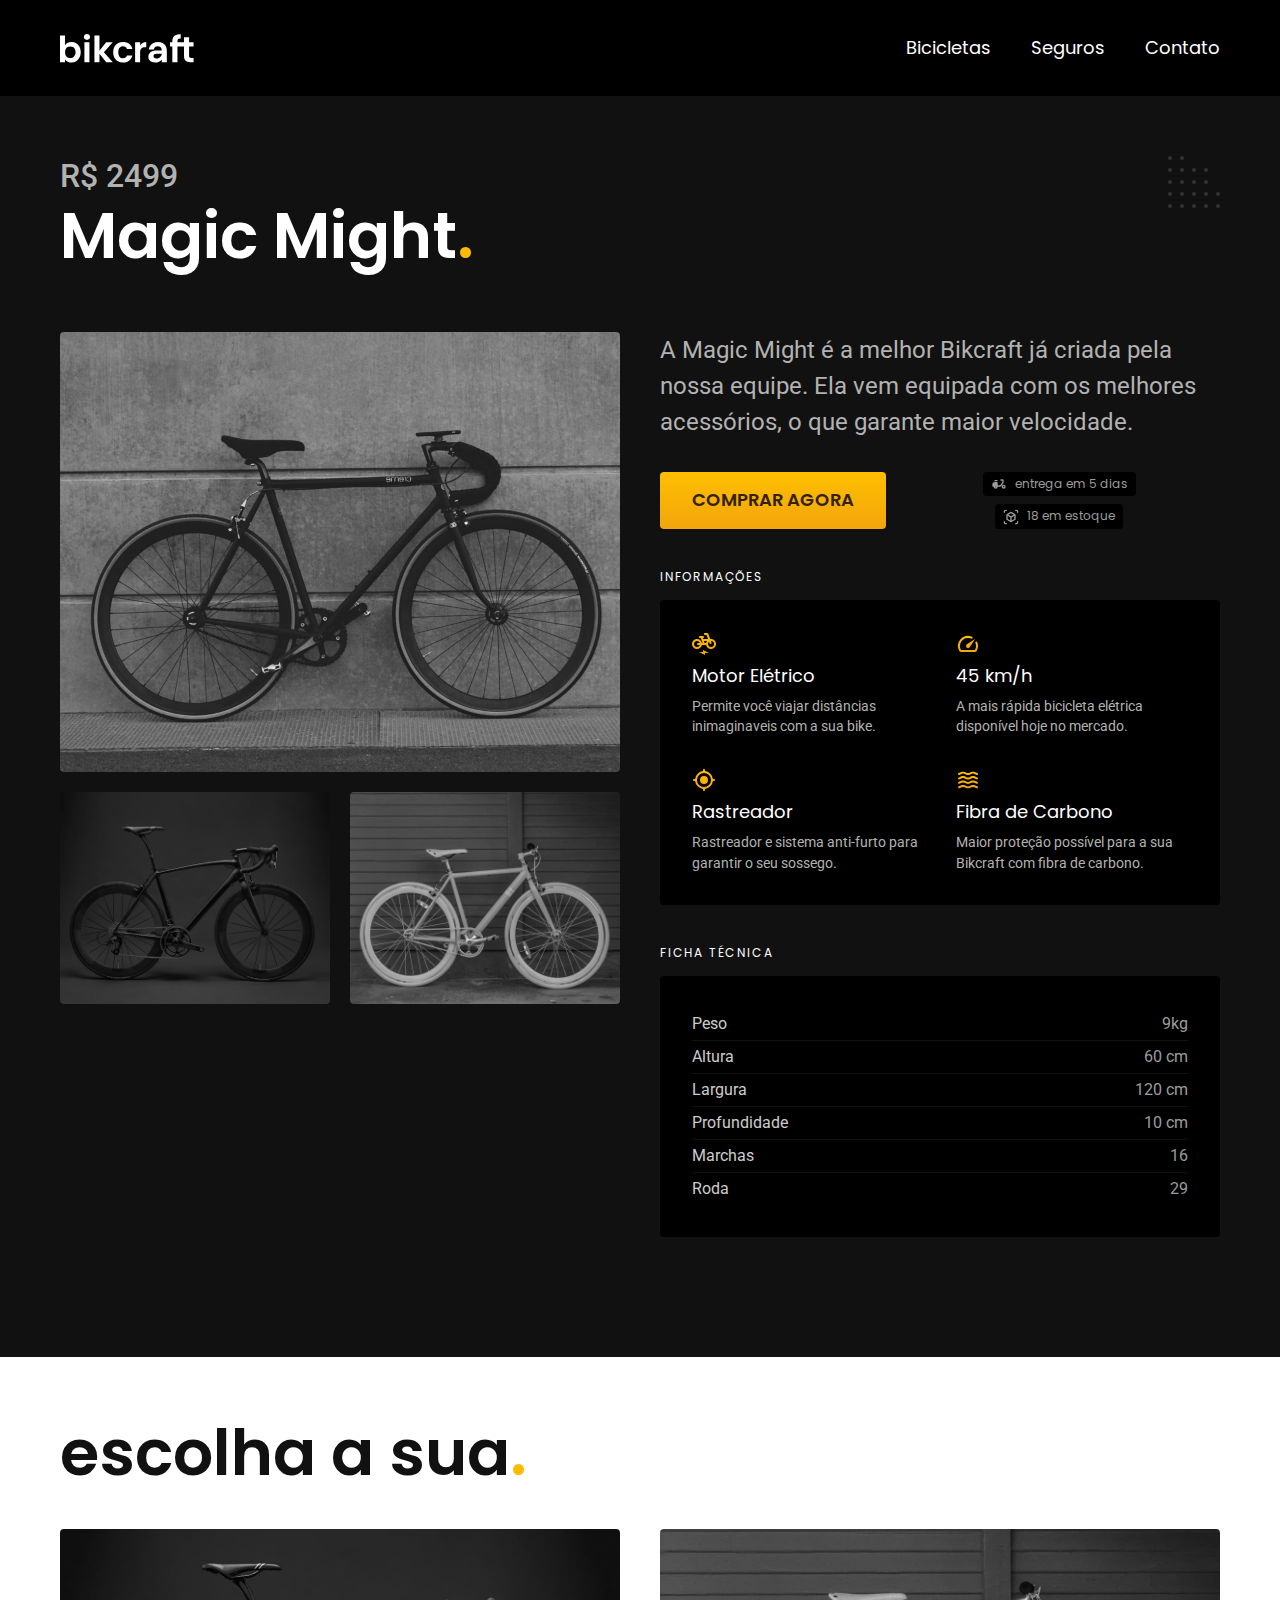
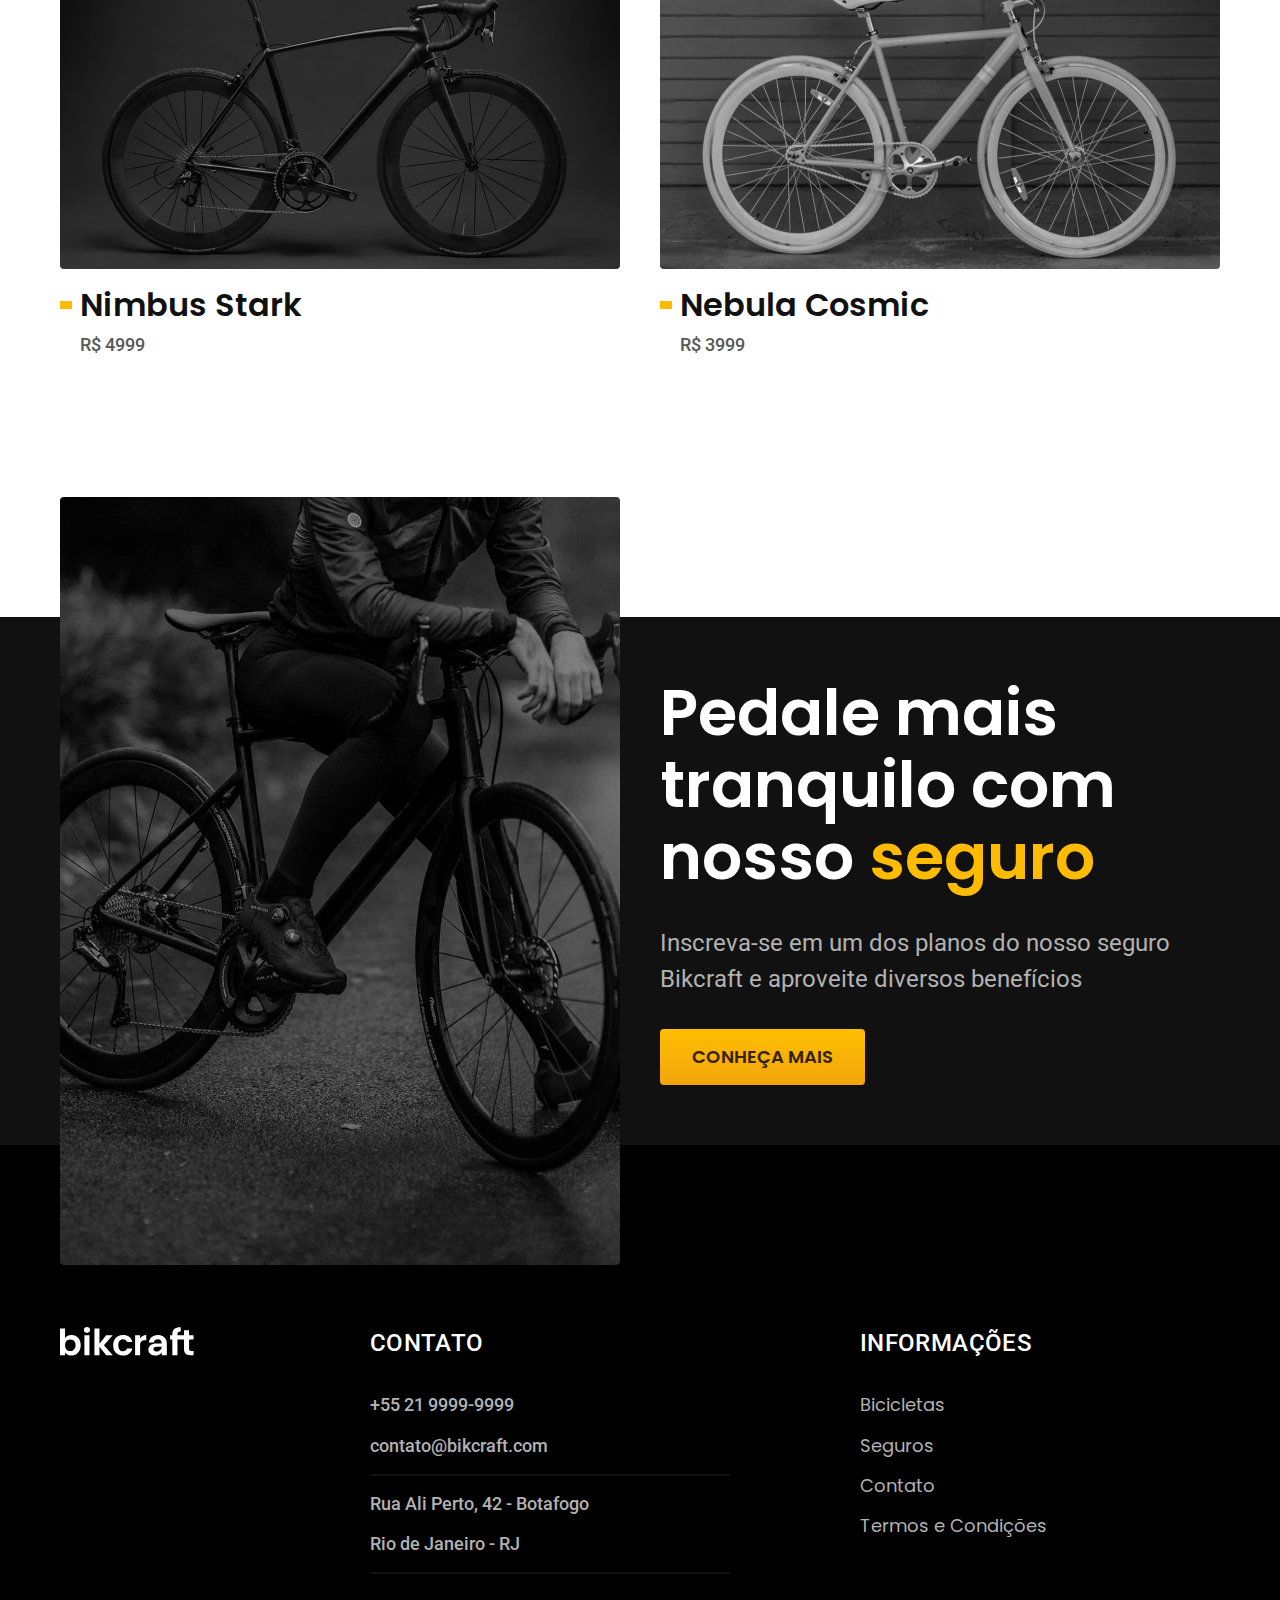
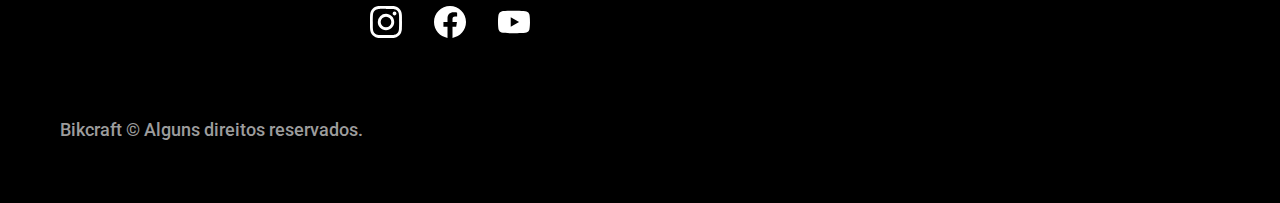
<file: bicicletas/magic.html>
<!DOCTYPE html>
<html lang="pt-BR">

<head>
  <meta charset="UTF-8" />
  <meta http-equiv="X-UA-Compatible" content="IE=edge" />
  <meta name="viewport" content="width=device-width, initial-scale=1.0" />

  <link rel="stylesheet" href="/css/style.min.css" />
  <link rel="icon" href="../favicon.svg" type="image/svg+xml">
  <link rel="preload" href="/css/style.min.css" as="style">

  <title>Magic | Bickcraft</title>
  <meta name="description" content="Magic." />
  <script>document.documentElement.classList.add('js')</script>
  <link rel="preconnect" href="https://fonts.googleapis.com">
  <link rel="preconnect" href="https://fonts.gstatic.com" crossorigin>
  <link href="https://fonts.googleapis.com/css2?family=Merriweather:ital,wght@1,900&family=Poppins:wght@400;600&family=Roboto:wght@400;500&display=swap" rel="stylesheet">
</head>

<body id="bicicleta">
  <header class="header-bg">
    <div class="header container">
      <a href="../"><img src="../img/bikcraft.svg" alt="bikcraft" /></a>
      <nav aria-label="primaria">
        <ul class="header-menu font-1-m cor-0">
          <li><a href="../bicicletas.html">Bicicletas</a></li>
          <li><a href="../seguros.html">Seguros</a></li>
          <li><a href="../contato.html">Contato</a></li>
        </ul>
      </nav>
    </div>
  </header>

  <main class="titulo-bg">
    <div>
      <div class="titulo container">
        <p class="font-2-xl cor-5">R$ 2499</p>
        <h1 class="font-1-xxl cor-0">Magic Might<span class="cor-p1">.</span></h1>
      </div>
    </div>

    <div class="bicicleta container">
      <div class="bicicleta-imagens">
        <img src="../img/bicicleta/nimbus2.jpg" alt="bicicleta 1">
        <img src="../img/bicicleta/nimbus1.jpg" alt="bicicleta 2">
        <img src="../img/bicicleta/nimbus3.jpg" alt="bicicleta 3">
      </div>
      <div class="bicicleta-conteudo">
        <p class="font-2-l cor-5">A Magic Might é a melhor Bikcraft já criada pela nossa equipe. Ela vem equipada com os melhores acessórios, o que garante maior velocidade.</p>
        <div class="bicicleta-comprar">
          <a class="botao" href="../orcamento.html?tipo=bikcraft&produto=magic">Comprar Agora</a>
          <span class="font-1-xs cor-6"><img src="../img/icones/entrega.svg" alt=""> entrega em 5 dias</span>
          <span class="font-1-xs cor-6"><img src="../img/icones/estoque.svg" alt="">18 em estoque</span>
        </div>

        <h2 class="font-1-xs cor-0">Informações</h2>
        <ul class="bicicleta-informacoes">
          <li>
            <img src="../img/icones/eletrica.svg" alt="">
            <h3 class="font-1-m cor-0">Motor Elétrico</h3>
            <p class="font-2-xs cor-5">Permite você viajar distâncias inimaginaveis com a sua bike.</p>
          </li>
          <li>
            <img src="../img/icones/velocidade.svg" alt="">
            <h3 class="font-1-m cor-0">45 km/h</h3>
            <p class="font-2-xs cor-5">A mais rápida bicicleta elétrica disponível hoje no mercado.</p>
          </li>
          <li>
            <img src="../img/icones/rastreador.svg" alt="">
            <h3 class="font-1-m cor-0">Rastreador</h3>
            <p class="font-2-xs cor-5">Rastreador e sistema anti-furto para garantir o seu sossego.</p>
          </li>
          <li>
            <img src="../img/icones/carbono.svg" alt="">
            <h3 class="font-1-m cor-0">Fibra de Carbono</h3>
            <p class="font-2-xs cor-5">Maior proteção possível para a sua Bikcraft com fibra de carbono.</p>
          </li>
        </ul>
        <h2 class="font-1-xs cor-0">Ficha Técnica</h2>
        <ul class="bicicleta-ficha font-2-s cor-4">
          <li>Peso <span>9kg</span></li>
          <li>Altura <span>60 cm</span></li>
          <li>Largura <span>120 cm</span></li>
          <li>Profundidade <span>10 cm</span></li>
          <li>Marchas <span>16</span></li>
          <li>Roda <span>29</span></li>
        </ul>
      </div>
    </div>
  </main>

  <article class="bicicletas-lista container">
    <h2 class=" font-1-xxl">escolha a sua<span class="cor-p1">.</span></h2>

    <ul>
      <li>
        <a href="./nimbus.html">
          <img src="../img/bicicletas/nimbus.jpg" alt="Bicicleta Preta">
          <h3 class="font-1-xl">Nimbus Stark</h3>
          <span class="font-2-m cor-8">R$ 4999</span>
        </a>
      </li>

      <li>
        <a href="./nebula.html">
          <img src="../img/bicicletas/nebula.jpg" alt="Bicicleta Preta">
          <h3 class="font-1-xl">Nebula Cosmic</h3>
          <span class="font-2-m cor-8">R$ 3999</span>
        </a>
      </li>
    </ul>
  </article>

  <article class="seguro-bg">
    <div class="seguro container">
      <div class="seguro-imagem">
        <img src="../img/fotos/seguros.jpg" alt="Pessoa para em cima de uma bicicleta">
      </div>
      <div class="seguro-conteudo">
        <h2 class="font-1-xxl cor-0">Pedale mais tranquilo com nosso <span class="cor-p1">seguro</span></h2>
        <p class="font-2-l cor-5">Inscreva-se em um dos planos do nosso seguro Bikcraft e aproveite diversos benefícios</p>
        <a class="botao" href="../seguros.html">Conheça Mais</a>
      </div>
    </div>
  </article>

  <footer class="footer-bg">
    <div class="footer container">
      <img src="../img/bikcraft.svg" alt="Bikcraft">
      <div class="footer-contato">
        <h3 class="font-2-l-b cor-0">Contato</h3>
        <ul class="font-2-m cor-5">
          <li><a href="tel:+552199999999">+55 21 9999-9999</a></li>
          <li><a href="mailto:contato@bikcraft.com">contato@bikcraft.com</a></li>
          <li>Rua Ali Perto, 42 - Botafogo</li>
          <li>Rio de Janeiro - RJ</li>
        </ul>
        <div class="footer-redes">
          <a href="../">
            <img src="../img/redes/instagram.svg" alt="Instagram">
          </a>
          <a href="../">
            <img src="../img/redes/facebook.svg" alt="Facebook">
          </a>
          <a href="../">
            <img src="../img/redes/youtube.svg" alt="Youtube">
          </a>
        </div>
      </div>
      <div class="footer-informacoes">
        <h3 class="font-2-l-b cor-0">Informações</h3>
        <nav>
          <ul class="font-1-m cor-5">
            <li><a href="../bicicletas.html">Bicicletas</a></li>
            <li><a href="../seguros.html">Seguros</a></li>
            <li><a href="../contato.html">Contato</a></li>
            <li><a href="../termos.html">Termos e Condições</a></li>
          </ul>
        </nav>
      </div>
      <p class="footer-copy font-2-m cor-6">Bikcraft © Alguns direitos reservados.</p>
    </div>
  </footer>
  <script src="../js/script.js"></script>
</body>

</html>
</file>
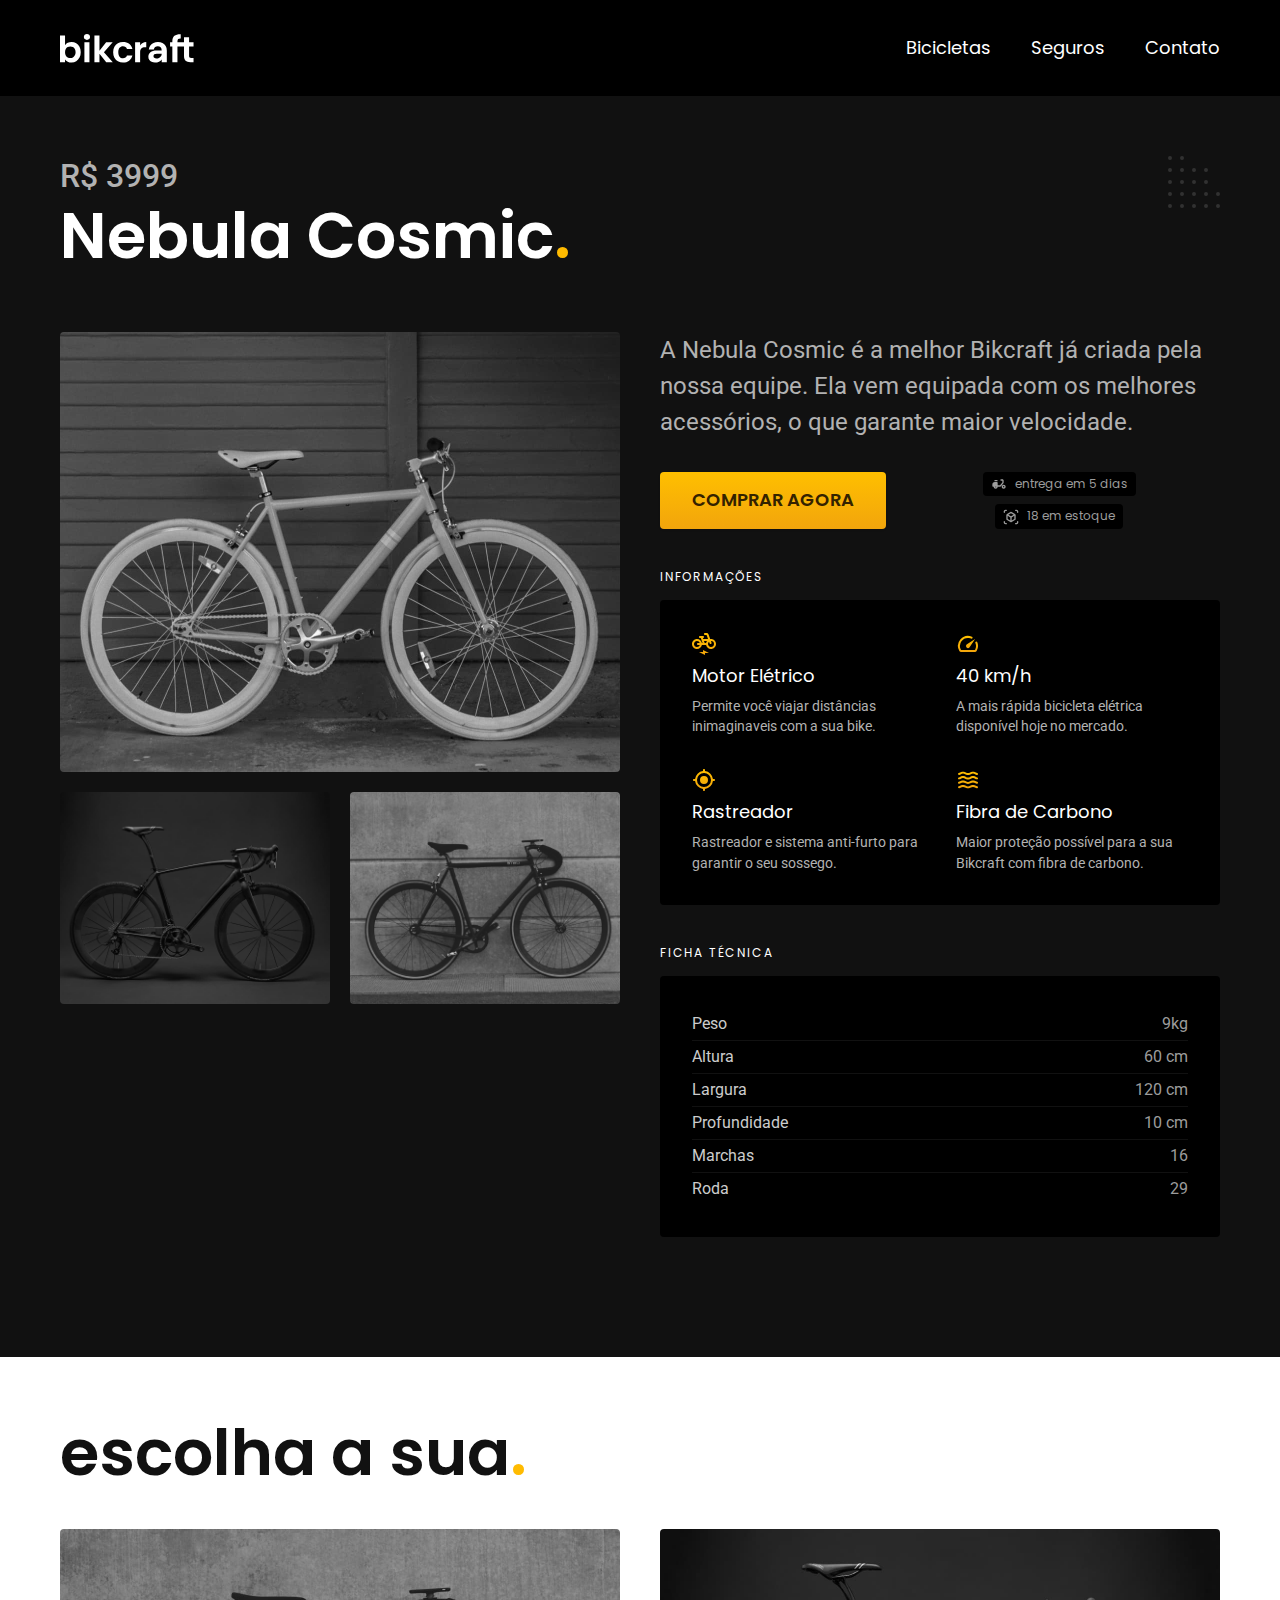
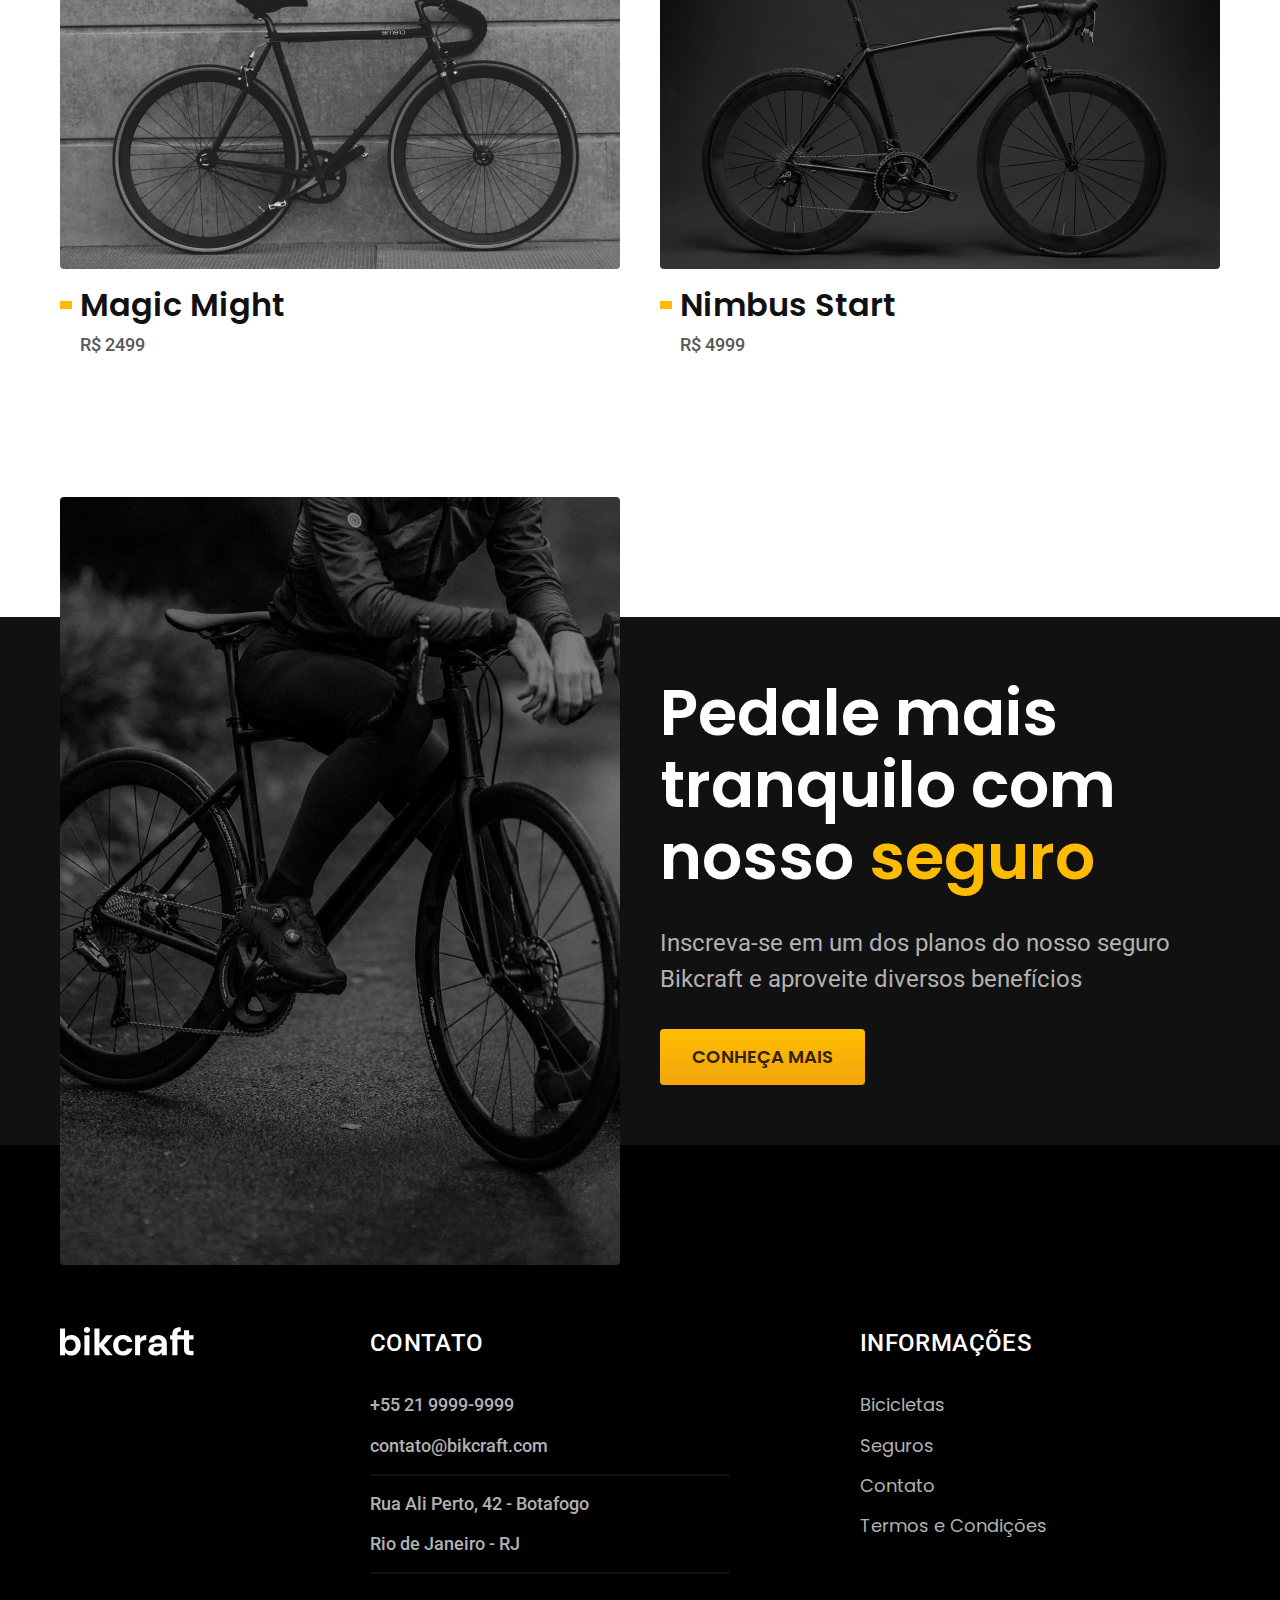
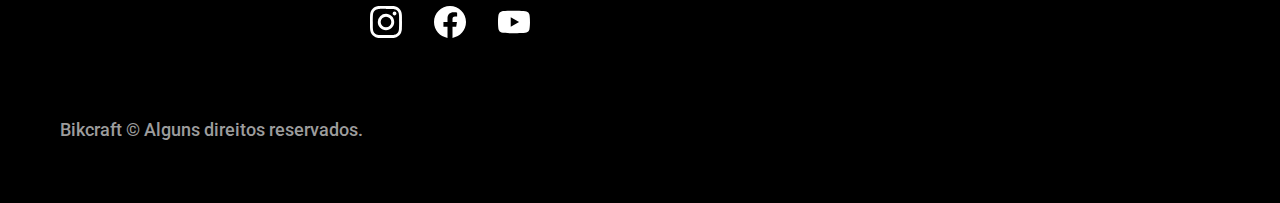
<file: bicicletas/nebula.html>
<!DOCTYPE html>
<html lang="pt-BR">

<head>
  <meta charset="UTF-8" />
  <meta http-equiv="X-UA-Compatible" content="IE=edge" />
  <meta name="viewport" content="width=device-width, initial-scale=1.0" />

  <link rel="icon" href="../favicon.svg" type="image/svg+xml">
  <link rel="stylesheet" href="/css/style.min.css" />
  <link rel="preload" href="/css/style.min.css" as="style">

  <title>Nebula | Bickcraft</title>
  <meta name="description" content="Nebula." />
  <script>document.documentElement.classList.add('js')</script>
  <link rel="preconnect" href="https://fonts.googleapis.com">
  <link rel="preconnect" href="https://fonts.gstatic.com" crossorigin>
  <link href="https://fonts.googleapis.com/css2?family=Merriweather:ital,wght@1,900&family=Poppins:wght@400;600&family=Roboto:wght@400;500&display=swap" rel="stylesheet">
</head>

<body id="bicicleta">
  <header class="header-bg">
    <div class="header container">
      <a href="../"><img src="../img/bikcraft.svg" alt="bikcraft" /></a>
      <nav aria-label="primaria">
        <ul class="header-menu font-1-m cor-0">
          <li><a href="../bicicletas.html">Bicicletas</a></li>
          <li><a href="../seguros.html">Seguros</a></li>
          <li><a href="../contato.html">Contato</a></li>
        </ul>
      </nav>
    </div>
  </header>

  <main class="titulo-bg">
    <div>
      <div class="titulo container">
        <p class="font-2-xl cor-5">R$ 3999</p>
        <h1 class="font-1-xxl cor-0">Nebula Cosmic<span class="cor-p1">.</span></h1>
      </div>
    </div>

    <div class="bicicleta container">
      <div class="bicicleta-imagens">
        <img src="../img/bicicleta/nimbus3.jpg" alt="bicicleta 1">
        <img src="../img/bicicleta/nimbus1.jpg" alt="bicicleta 2">
        <img src="../img/bicicleta/nimbus2.jpg" alt="bicicleta 3">
      </div>
      <div class="bicicleta-conteudo">
        <p class="font-2-l cor-5">A Nebula Cosmic é a melhor Bikcraft já criada pela nossa equipe. Ela vem equipada com os melhores acessórios, o que garante maior velocidade.</p>
        <div class="bicicleta-comprar">
          <a class="botao" href="../orcamento.html?tipo=bikcraft&produto=nebula">Comprar Agora</a>
          <span class="font-1-xs cor-6"><img src="../img/icones/entrega.svg" alt=""> entrega em 5 dias</span>
          <span class="font-1-xs cor-6"><img src="../img/icones/estoque.svg" alt="">18 em estoque</span>
        </div>

        <h2 class="font-1-xs cor-0">Informações</h2>
        <ul class="bicicleta-informacoes">
          <li>
            <img src="../img/icones/eletrica.svg" alt="">
            <h3 class="font-1-m cor-0">Motor Elétrico</h3>
            <p class="font-2-xs cor-5">Permite você viajar distâncias inimaginaveis com a sua bike.</p>
          </li>
          <li>
            <img src="../img/icones/velocidade.svg" alt="">
            <h3 class="font-1-m cor-0">40 km/h</h3>
            <p class="font-2-xs cor-5">A mais rápida bicicleta elétrica disponível hoje no mercado.</p>
          </li>
          <li>
            <img src="../img/icones/rastreador.svg" alt="">
            <h3 class="font-1-m cor-0">Rastreador</h3>
            <p class="font-2-xs cor-5">Rastreador e sistema anti-furto para garantir o seu sossego.</p>
          </li>
          <li>
            <img src="../img/icones/carbono.svg" alt="">
            <h3 class="font-1-m cor-0">Fibra de Carbono</h3>
            <p class="font-2-xs cor-5">Maior proteção possível para a sua Bikcraft com fibra de carbono.</p>
          </li>
        </ul>
        <h2 class="font-1-xs cor-0">Ficha Técnica</h2>
        <ul class="bicicleta-ficha font-2-s cor-4">
          <li>Peso <span>9kg</span></li>
          <li>Altura <span>60 cm</span></li>
          <li>Largura <span>120 cm</span></li>
          <li>Profundidade <span>10 cm</span></li>
          <li>Marchas <span>16</span></li>
          <li>Roda <span>29</span></li>
        </ul>
      </div>
    </div>
  </main>

  <article class="bicicletas-lista container">
    <h2 class=" font-1-xxl">escolha a sua<span class="cor-p1">.</span></h2>

    <ul>
      <li>
        <a href="./magic.html">
          <img src="../img/bicicletas/magic.jpg" alt="Bicicleta Preta">
          <h3 class="font-1-xl">Magic Might</h3>
          <span class="font-2-m cor-8">R$ 2499</span>
        </a>
      </li>

      <li>
        <a href="./nimbus.html">
          <img src="../img/bicicletas/nimbus.jpg" alt="Bicicleta Preta">
          <h3 class="font-1-xl">Nimbus Start</h3>
          <span class="font-2-m cor-8">R$ 4999</span>
        </a>
      </li>
    </ul>
  </article>

  <article class="seguro-bg">
    <div class="seguro container">
      <div class="seguro-imagem">
        <img src="../img/fotos/seguros.jpg" alt="Pessoa para em cima de uma bicicleta">
      </div>
      <div class="seguro-conteudo">
        <h2 class="font-1-xxl cor-0">Pedale mais tranquilo com nosso <span class="cor-p1">seguro</span></h2>
        <p class="font-2-l cor-5">Inscreva-se em um dos planos do nosso seguro Bikcraft e aproveite diversos benefícios</p>
        <a class="botao" href="../seguros.html">Conheça Mais</a>
      </div>
    </div>
  </article>

  <footer class="footer-bg">
    <div class="footer container">
      <img src="../img/bikcraft.svg" alt="Bikcraft">
      <div class="footer-contato">
        <h3 class="font-2-l-b cor-0">Contato</h3>
        <ul class="font-2-m cor-5">
          <li><a href="tel:+552199999999">+55 21 9999-9999</a></li>
          <li><a href="mailto:contato@bikcraft.com">contato@bikcraft.com</a></li>
          <li>Rua Ali Perto, 42 - Botafogo</li>
          <li>Rio de Janeiro - RJ</li>
        </ul>
        <div class="footer-redes">
          <a href="../">
            <img src="../img/redes/instagram.svg" alt="Instagram">
          </a>
          <a href="../">
            <img src="../img/redes/facebook.svg" alt="Facebook">
          </a>
          <a href="../">
            <img src="../img/redes/youtube.svg" alt="Youtube">
          </a>
        </div>
      </div>
      <div class="footer-informacoes">
        <h3 class="font-2-l-b cor-0">Informações</h3>
        <nav>
          <ul class="font-1-m cor-5">
            <li><a href="../bicicletas.html">Bicicletas</a></li>
            <li><a href="../seguros.html">Seguros</a></li>
            <li><a href="../contato.html">Contato</a></li>
            <li><a href="../termos.html">Termos e Condições</a></li>
          </ul>
        </nav>
      </div>
      <p class="footer-copy font-2-m cor-6">Bikcraft © Alguns direitos reservados.</p>
    </div>
  </footer>
  <script src="../js/script.js"></script>
</body>

</html>
</file>
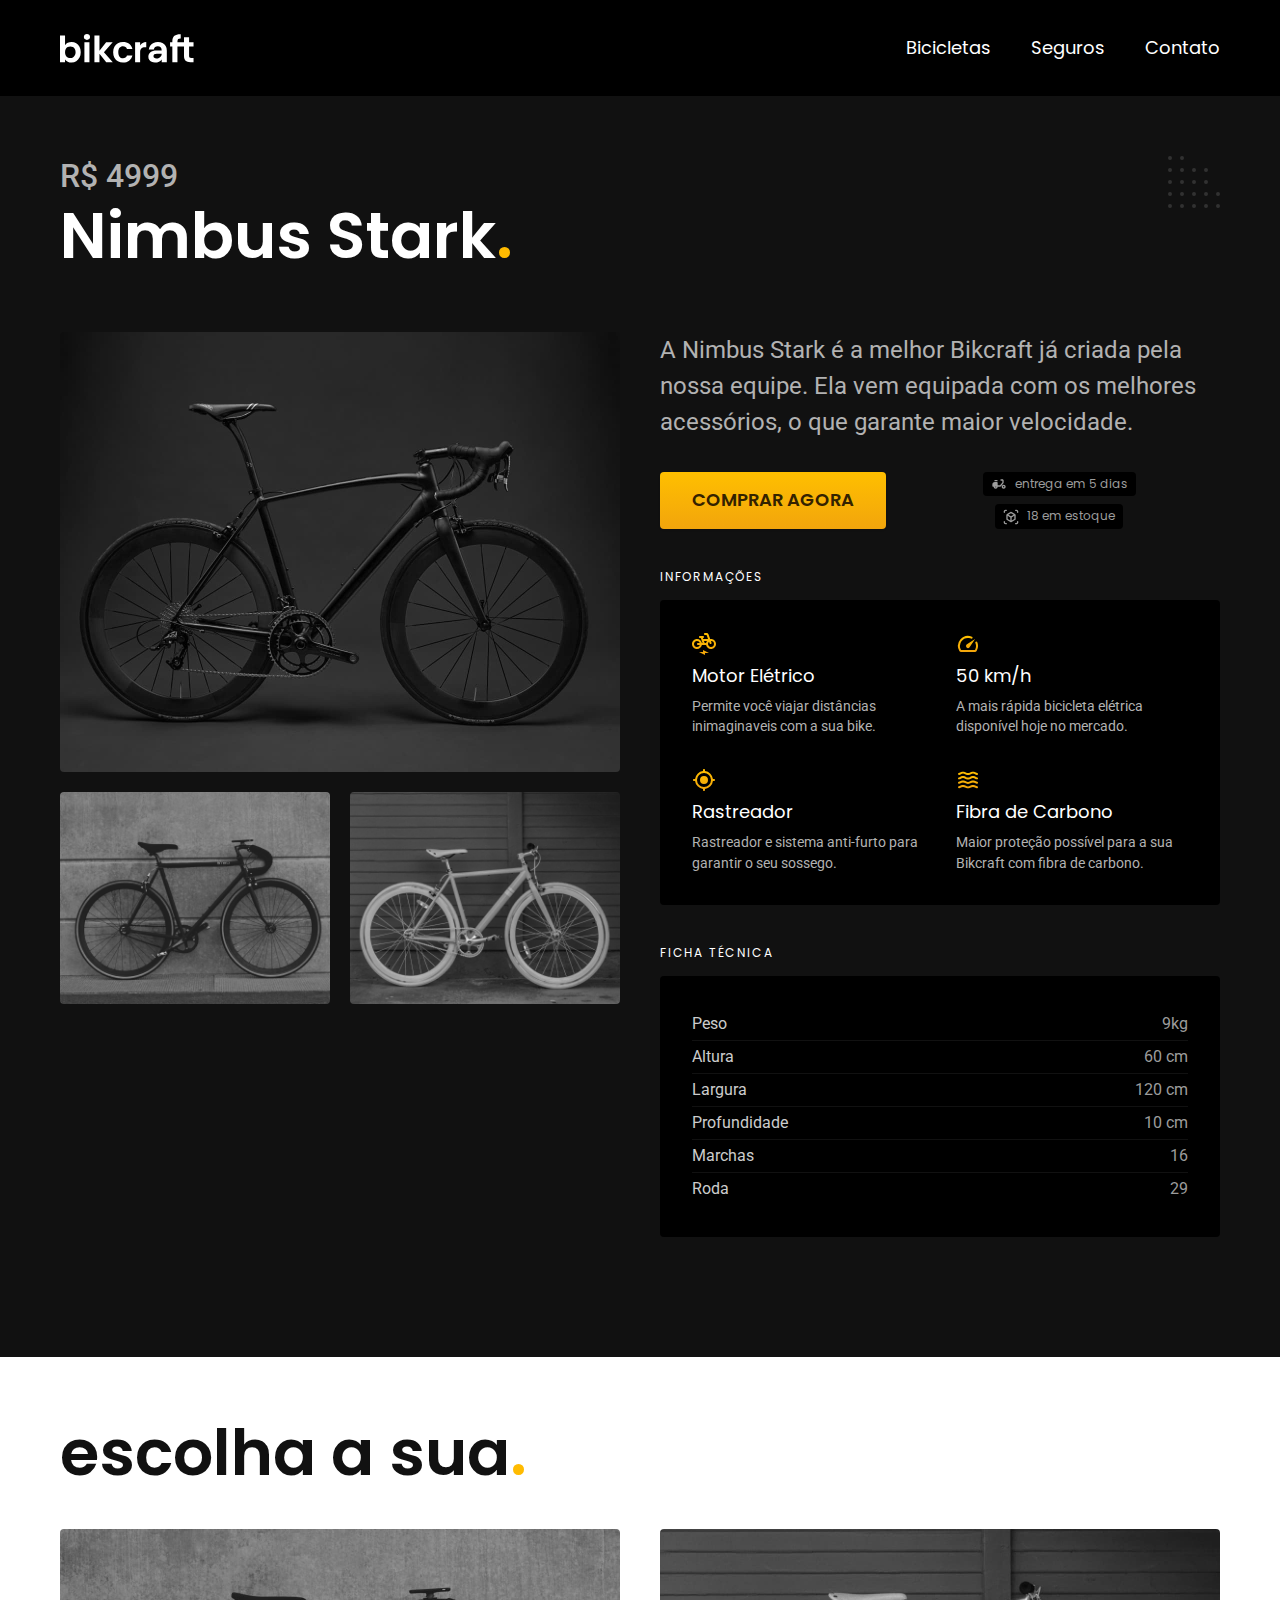
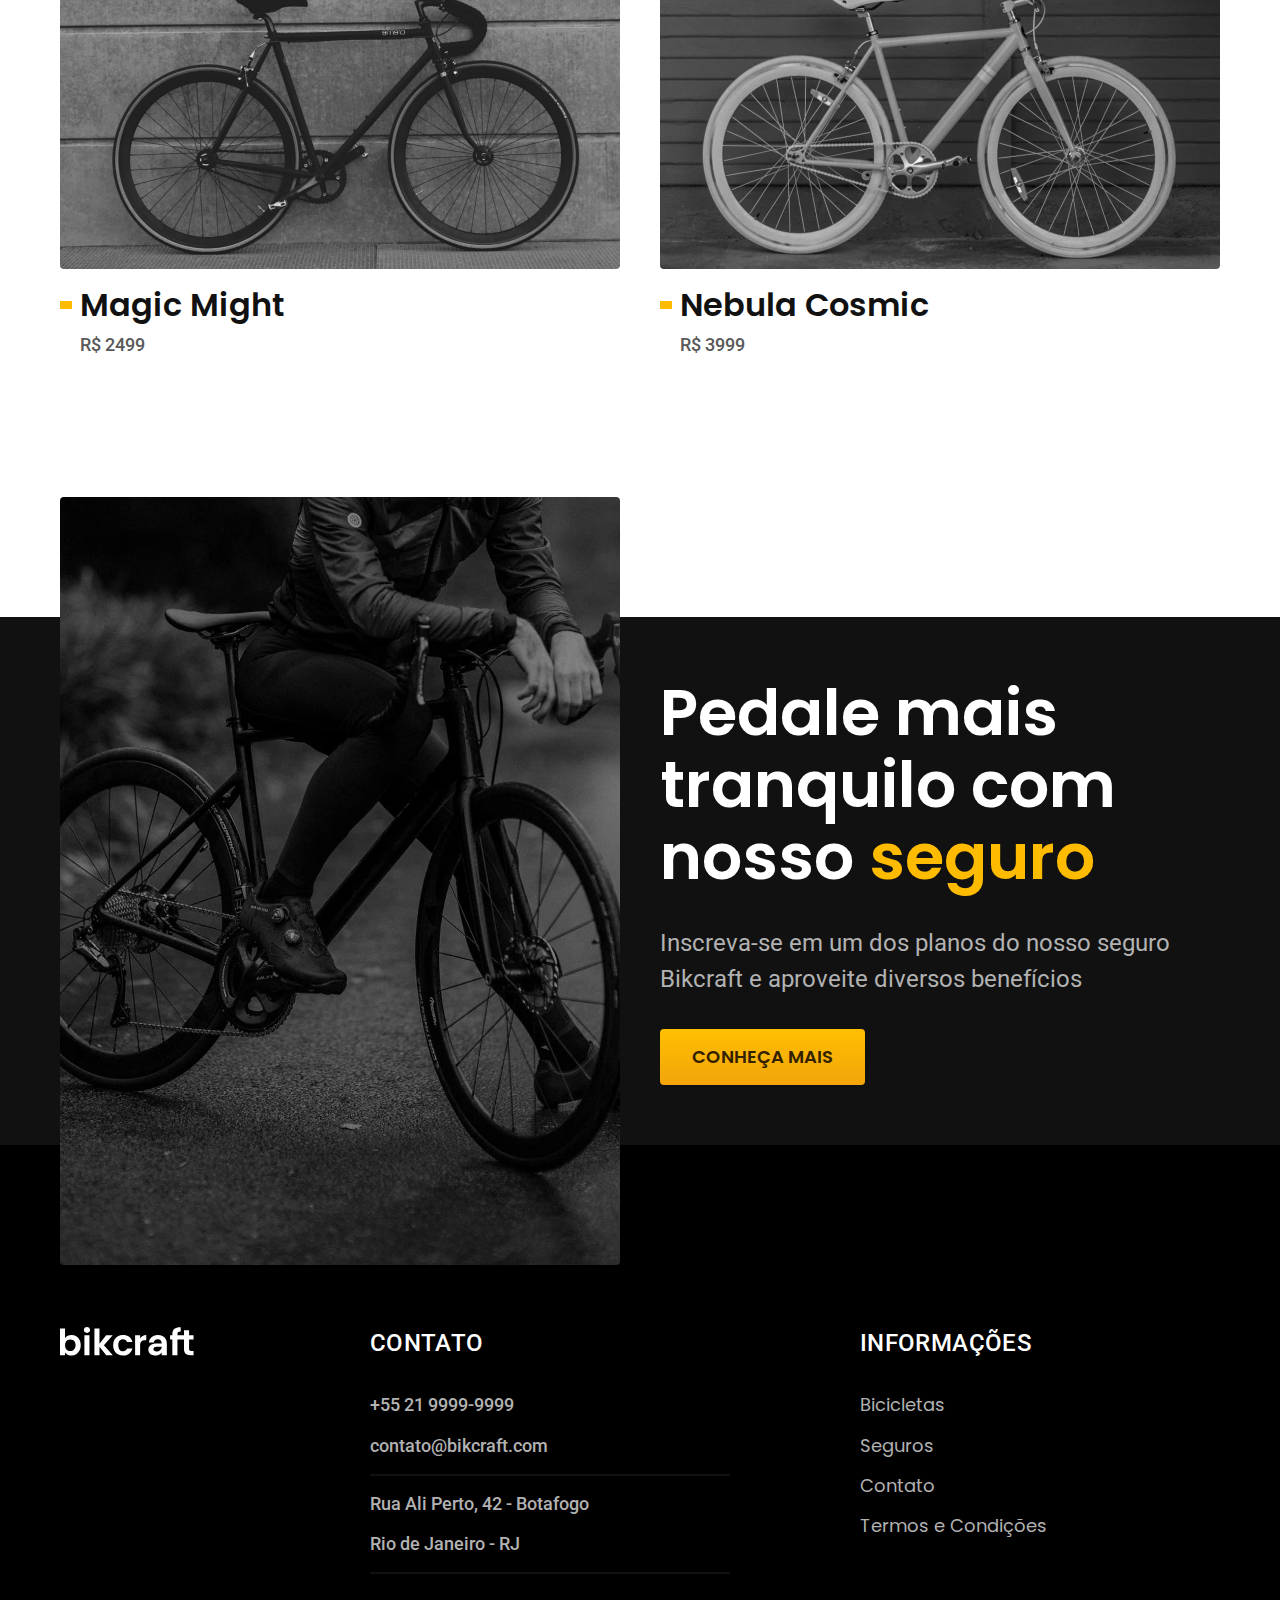
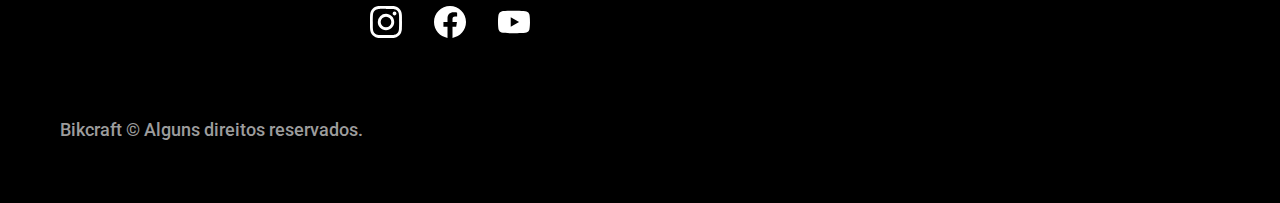
<file: bicicletas/nimbus.html>
<!DOCTYPE html>
<html lang="pt-BR">

<head>
  <meta charset="UTF-8" />
  <meta http-equiv="X-UA-Compatible" content="IE=edge" />
  <meta name="viewport" content="width=device-width, initial-scale=1.0" />

  <link rel="stylesheet" href="/css/style.min.css" />
  <link rel="icon" href="../favicon.svg" type="image/svg+xml">
  <link rel="preload" href="/css/style.min.css" as="style">

  <title>Nimbus | Bickcraft</title>
  <meta name="description" content="Nimbus." />
  <script>document.documentElement.classList.add('js')</script>
  <link rel="preconnect" href="https://fonts.googleapis.com">
  <link rel="preconnect" href="https://fonts.gstatic.com" crossorigin>
  <link href="https://fonts.googleapis.com/css2?family=Merriweather:ital,wght@1,900&family=Poppins:wght@400;600&family=Roboto:wght@400;500&display=swap" rel="stylesheet">
</head>

<body id="bicicleta">
  <header class="header-bg">
    <div class="header container">
      <a href="../"><img src="../img/bikcraft.svg" alt="bikcraft" /></a>
      <nav aria-label="primaria">
        <ul class="header-menu font-1-m cor-0">
          <li><a href="../bicicletas.html">Bicicletas</a></li>
          <li><a href="../seguros.html">Seguros</a></li>
          <li><a href="../contato.html">Contato</a></li>
        </ul>
      </nav>
    </div>
  </header>

  <main class="titulo-bg">
    <div>
      <div class="titulo container">
        <p class="font-2-xl cor-5">R$ 4999</p>
        <h1 class="font-1-xxl cor-0">Nimbus Stark<span class="cor-p1">.</span></h1>
      </div>
    </div>

    <div class="bicicleta container">
      <div class="bicicleta-imagens">
        <img src="../img/bicicleta/nimbus1.jpg" alt="bicicleta 1">
        <img src="../img/bicicleta/nimbus2.jpg" alt="bicicleta 2">
        <img src="../img/bicicleta/nimbus3.jpg" alt="bicicleta 3">
      </div>
      <div class="bicicleta-conteudo">
        <p class="font-2-l cor-5">A Nimbus Stark é a melhor Bikcraft já criada pela nossa equipe. Ela vem equipada com os melhores acessórios, o que garante maior velocidade.</p>
        <div class="bicicleta-comprar">
          <a class="botao" href="../orcamento.html?tipo=bikcraft&produto=nimbus">Comprar Agora</a>
          <span class="font-1-xs cor-6"><img src="../img/icones/entrega.svg" alt=""> entrega em 5 dias</span>
          <span class="font-1-xs cor-6"><img src="../img/icones/estoque.svg" alt="">18 em estoque</span>
        </div>

        <h2 class="font-1-xs cor-0">Informações</h2>
        <ul class="bicicleta-informacoes">
          <li>
            <img src="../img/icones/eletrica.svg" alt="">
            <h3 class="font-1-m cor-0">Motor Elétrico</h3>
            <p class="font-2-xs cor-5">Permite você viajar distâncias inimaginaveis com a sua bike.</p>
          </li>
          <li>
            <img src="../img/icones/velocidade.svg" alt="">
            <h3 class="font-1-m cor-0">50 km/h</h3>
            <p class="font-2-xs cor-5">A mais rápida bicicleta elétrica disponível hoje no mercado.</p>
          </li>
          <li>
            <img src="../img/icones/rastreador.svg" alt="">
            <h3 class="font-1-m cor-0">Rastreador</h3>
            <p class="font-2-xs cor-5">Rastreador e sistema anti-furto para garantir o seu sossego.</p>
          </li>
          <li>
            <img src="../img/icones/carbono.svg" alt="">
            <h3 class="font-1-m cor-0">Fibra de Carbono</h3>
            <p class="font-2-xs cor-5">Maior proteção possível para a sua Bikcraft com fibra de carbono.</p>
          </li>
        </ul>
        <h2 class="font-1-xs cor-0">Ficha Técnica</h2>
        <ul class="bicicleta-ficha font-2-s cor-4">
          <li>Peso <span>9kg</span></li>
          <li>Altura <span>60 cm</span></li>
          <li>Largura <span>120 cm</span></li>
          <li>Profundidade <span>10 cm</span></li>
          <li>Marchas <span>16</span></li>
          <li>Roda <span>29</span></li>
        </ul>
      </div>
    </div>
  </main>

  <article class="bicicletas-lista container">
    <h2 class=" font-1-xxl">escolha a sua<span class="cor-p1">.</span></h2>

    <ul>
      <li>
        <a href="./magic.html">
          <img src="../img/bicicletas/magic.jpg" alt="Bicicleta Preta">
          <h3 class="font-1-xl">Magic Might</h3>
          <span class="font-2-m cor-8">R$ 2499</span>
        </a>
      </li>

      <li>
        <a href="./nebula.html">
          <img src="../img/bicicletas/nebula.jpg" alt="Bicicleta Preta">
          <h3 class="font-1-xl">Nebula Cosmic</h3>
          <span class="font-2-m cor-8">R$ 3999</span>
        </a>
      </li>
    </ul>
  </article>

  <article class="seguro-bg">
    <div class="seguro container">
      <div class="seguro-imagem">
        <img src="../img/fotos/seguros.jpg" alt="Pessoa para em cima de uma bicicleta">
      </div>
      <div class="seguro-conteudo">
        <h2 class="font-1-xxl cor-0">Pedale mais tranquilo com nosso <span class="cor-p1">seguro</span></h2>
        <p class="font-2-l cor-5">Inscreva-se em um dos planos do nosso seguro Bikcraft e aproveite diversos benefícios</p>
        <a class="botao" href="../seguros.html">Conheça Mais</a>
      </div>
    </div>
  </article>

  <footer class="footer-bg">
    <div class="footer container">
      <img src="../img/bikcraft.svg" alt="Bikcraft">
      <div class="footer-contato">
        <h3 class="font-2-l-b cor-0">Contato</h3>
        <ul class="font-2-m cor-5">
          <li><a href="tel:+552199999999">+55 21 9999-9999</a></li>
          <li><a href="mailto:contato@bikcraft.com">contato@bikcraft.com</a></li>
          <li>Rua Ali Perto, 42 - Botafogo</li>
          <li>Rio de Janeiro - RJ</li>
        </ul>
        <div class="footer-redes">
          <a href="../">
            <img src="../img/redes/instagram.svg" alt="Instagram">
          </a>
          <a href="../">
            <img src="../img/redes/facebook.svg" alt="Facebook">
          </a>
          <a href="../">
            <img src="../img/redes/youtube.svg" alt="Youtube">
          </a>
        </div>
      </div>
      <div class="footer-informacoes">
        <h3 class="font-2-l-b cor-0">Informações</h3>
        <nav>
          <ul class="font-1-m cor-5">
            <li><a href="../bicicletas.html">Bicicletas</a></li>
            <li><a href="../seguros.html">Seguros</a></li>
            <li><a href="../contato.html">Contato</a></li>
            <li><a href="../termos.html">Termos e Condições</a></li>
          </ul>
        </nav>
      </div>
      <p class="footer-copy font-2-m cor-6">Bikcraft © Alguns direitos reservados.</p>
    </div>
  </footer>
  <script src="../js/script.js"></script>
</body>

</html>
</file>
<file: css/style.min.css>
body{margin:0;font-family:Arial,Helvetica,sans-serif;color:#111}blockquote,dd,h1,h2,h3,h4,p,ul{margin:0}ul{padding:0;list-style:none}a{text-decoration:none;color:inherit}img{max-width:100%;display:block;height:auto}img[src$=".jpg"]{border-radius:4px}:root{--cor-0:#ffffff;--cor-1:#f7f7f7;--cor-2:#ededed;--cor-3:#dedede;--cor-4:#cccccc;--cor-5:#b2b2b2;--cor-6:#9c9c9c;--cor-7:#717171;--cor-8:#595959;--cor-9:#404040;--cor-10:#2e2e2e;--cor-11:#111111;--cor-12:#000000;--cor-p1:#ffbb00;--cor-p2:#e4a30b;--cor-p3:#a66f00;--cor-p4:#664400;--cor-p5:#332200}.cor-0{color:var(--cor-0)}.cor-1{color:var(--cor-1)}.cor-2{color:var(--cor-2)}.cor-3{color:var(--cor-3)}.cor-4{color:var(--cor-4)}.cor-5{color:var(--cor-5)}.cor-6{color:var(--cor-6)}.cor-7{color:var(--cor-7)}.cor-8{color:var(--cor-8)}.cor-9{color:var(--cor-9)}.cor-10{color:var(--cor-10)}.cor-11{color:var(--cor-11)}.cor-12{color:var(--cor-12)}.cor-p1{color:var(--cor-p1)}.cor-p2{color:var(--cor-p2)}.cor-p3{color:var(--cor-p3)}.cor-p4{color:var(--cor-p4)}.cor-p5{color:var(--cor-p5)}.font-1-xs{font:400 0.75rem/1.35 Poppins,sans-serif}.font-2-xs{font:400 0.875rem/1.43 Roboto,sans-serif}.font-1-s{font:400 1rem/1.5 Poppins,sans-serif}.font-2-s{font:400 1rem/1.5 Roboto,sans-serif}.font-1-m,.font-1-m-b{font:400 1.125rem/1.35 Poppins,sans-serif}.font-1-m-b{font-weight:600}.font-2-m{font:500 1.125rem/1.35 Roboto,sans-serif}.font-1-l{font:400 1.5rem/1.5 Poppins,sans-serif}.font-2-l,.font-2-l-b{font:400 1.5rem/1.5 Roboto,sans-serif}.font-2-l-b{font-weight:500;letter-spacing:.015em;text-transform:uppercase}.font-1-xl{font:600 2rem/1.25 Poppins,sans-serif}.font-2-xl{font:500 2rem/1.25 Roboto,sans-serif}.font-1-xxl{font:600 4rem/1.125 Poppins,sans-serif}@media (max-width:1200px){.font-1-xxl{font-size:3rem}.font-2-l,.font-2-l-b{font-size:1.125rem}}@media (max-width:800px){.font-1-xxl{font-size:2rem}.font-1-xl,.font-2-xl{font-size:1.5rem}}.js .fadeInDown{transform:translate3d(0,-20px,0)}.js .fadeInUp{transform:translate3d(0,20px,0)}.js .fadeInRight{transform:translate3d(20px,0,0)}.js .fadeInLeft{transform:translate3d(-20px,0,0)}.js [data-anime]{opacity:0}.js .anime{opacity:1;transform:none;transition:transform .8s,opacity .8s}.header-bg{background-color:var(--cor-12)}.header{display:flex;flex-wrap:wrap;gap:20px;justify-content:space-between;align-items:center;padding-top:20px;padding-bottom:20px}.header-menu{display:flex;flex-wrap:wrap;gap:40px}.header-menu a{display:inline-block;padding:16px 0;position:relative}.header-menu a:after{content:"";display:block;height:2px;width:0;background:var(--cor-0);margin-top:4px;transition:.3s;position:absolute}.header-menu a.ativo::after,.header-menu a:hover::after{width:100%}@media (max-width:800px){.header-menu{gap:20px}.header-menu a{background:var(--cor-11);padding:12px 16px;border-radius:4px}.header-menu a:hover{background-color:var(--cor-10)}.header a:after{display:none}}@media (max-width:600px){.header-menu{gap:12px}.header-menu a{padding:8px 12px;font-size:14px}}.footer-bg{background-color:var(--cor-12)}.footer{display:grid;grid-template-columns:3fr 5fr 4fr;gap:40px;padding-top:60px;padding-bottom:60px}.footer h3{margin-bottom:32px}.footer-contato ul{margin-bottom:32px}.footer-contato li:nth-child(2n):after{content:"";display:block;max-width:360px;height:2px;background:var(--cor-11);margin-top:16px}.footer li{margin-bottom:16px}.footer-redes{display:flex;gap:32px}.footer a:hover{color:var(--cor-0)}.footer-copy{grid-column:1/-1;margin-top:40px}@media (max-width:800px){.footer>img{display:none}.footer{grid-template-columns:1fr 1fr}}@media (max-width:800px){.footer{grid-template-columns:1fr;gap:60px}.footer-copy{margin-top:0}}.container{box-sizing:border-box;max-width:1200px;padding-left:20px;padding-right:20px;margin-left:auto;margin-right:auto}.botao{display:inline-block;padding:16px 32px;background:linear-gradient(#ffbf00,#f2a50c);border-radius:4px;box-shadow:0 1px 2px rgba(0,0,0,.1);text-transform:uppercase;color:var(--cor-p5);font:600 1.125rem/1.35 Poppins,sans-serif;max-width:max-content;border:none;cursor:pointer}.botao.seta{display:flex;align-items:center}.botao.seta::after{content:"";display:inline-block;width:18px;height:10px;margin-left:12px;background:url(../img/icones/seta.svg);transition:transform .2s}.botao.seta:hover::after{transform:translateX(4px)}.botao.secundario{background:var(--cor-10);color:var(--cor-2)}.botao.secundario:hover{background:var(--cor-9)}.botao:hover{background:linear-gradient(#ffb60d,#e59317)}@media (max-width:600px){.botao{padding:12px 16px;font-size:1rem}}.link{display:inline-block;color:var(--cor-p1);font:500 1.5rem/1.5 Poppins,sans-serif;text-transform:uppercase}.link::after{content:"";display:block;width:100%;height:4px;background-color:currentColor}.link:hover{color:var(--cor-p3)}.titulo-bg{background-color:var(--cor-11);padding-top:60px;padding-bottom:60px}.titulo{background:url(../img/dec/top-right.svg) no-repeat top right 20px}.titulo p{margin-bottom:4px}@media (max-width:800px){.titulo-bg{padding-top:40px;padding-bottom:40px}.titulo p{font-size:1rem;text-transform:lowercase;font-weight:400}}.form{display:grid;grid-template-columns:1fr 1fr;gap:20px}.form label{display:block;font:600 1rem/1.5 Poppins,sans-serif;margin-bottom:4px}.form .col-2{grid-column:span 2}.form input[type=email],.form input[type=text],.form textarea{font:400 1rem/1.5 Roboto,sans-serif;background:var(--cor-1);border:1px solid var(--cor-2);padding:12px;border-radius:4px;width:100%;box-sizing:border-box}.form input[type=email]:focus,.form input[type=text]:focus,.form textarea:focus{outline:0;border-color:var(--cor-p1);background-color:var(--cor-0);box-shadow:0 0 0 2px #fea}@media (max-width:600px){.form{grid-template-columns:1fr}.form .col-2{grid-column:1}}.introducao-bg{background:var(--cor-12) url(../img/dec/bottom-left.svg) no-repeat bottom 160px left 20px;box-shadow:inset 0 -120px var(--cor-0)}.introducao{display:grid;grid-template-columns:1fr 1fr;gap:0 40px}.introducao-conteudo{align-self:end;padding-bottom:200px}.introducao img{width:100%;height:100%;object-fit:cover;border-radius:4px}.introducao h1{margin-bottom:32px}.introducao p{margin-bottom:20px}@media (max-width:800px){.introducao-bg{background:var(--cor-11);padding-top:40px;box-shadow:inset 0 -60px #fff}.introducao{grid-template-columns:1fr;gap:32px}.introducao-conteudo{padding-bottom:0}.introducao h1{margin-bottom:16px}.introducao img{width:100%;height:100%}}.tecnologia-bg{background-color:var(--cor-11);box-shadow:inset 0 80px var(--cor-0),inset 0 -80px var(--cor-0)}.tecnologia{display:grid;grid-template-columns:1fr 1fr;gap:40px}.tecnologia-imagem img{width:100%;height:100%;object-fit:cover;object-position:left}.tecnologia-conteudo{padding-top:160px;padding-bottom:160px}.tecnologia-conteudo>span{display:block;margin-bottom:20px}.tecnologia-conteudo h2{margin-bottom:32px}.tecnologia-conteudo>p{margin-bottom:20px}.tecnologia a{margin-bottom:80px}.tecnologia-vantagens{display:flex;gap:40px}.tecnologia-vantagens h3{margin-bottom:8px;width:max-content}.tecnologia-vantagens img{width:24px;margin-bottom:8px}@media (max-width:800px){.tecnologia-bg{box-shadow:initial}.tecnologia{grid-template-columns:1fr}.tecnologia-conteudo{padding-top:60px;padding-bottom:60px}.tecnologia-imagem{display:none}.tecnologia a{margin-bottom:60px}}@media (max-width:600px){.tecnologia-vantagens{flex-direction:column}}.parceiros{padding-top:60px;padding-bottom:120px}.parceiros h2{margin-bottom:60px}.parceiros ul{padding:0 20px;max-width:1400px;display:grid;grid-template-columns:repeat(4,1fr);margin:0 auto}.parceiros li{display:flex;padding:32px;border-left:2px solid var(--cor-2)}.parceiros img{margin:auto}.parceiros li:first-child,.parceiros li:nth-child(5){border-left:none}.parceiros li:nth-child(n+5){border-top:2px solid var(--cor-2)}@media (max-width:800px){.parceiros{padding-bottom:60px}.parceiros li{display:flex;padding:20px}.parceiros h2{padding-bottom:20px}.parceiros ul{grid-template-columns:repeat(2,1fr)}.parceiros li:nth-child(n+3){border-top:2px solid var(--cor-2)}.parceiros li:nth-child(odd){border-left:none}}.depoimento{display:grid;grid-template-columns:1fr 1fr;background-color:var(--cor-p1);overflow:hidden}.depoimento img{width:100%;height:100%;object-fit:cover;border-radius:0}.depoimento-conteudo{padding:40px 40px 80px 80px;align-self:end;background:url("../img/dec/bottom-right-p.svg") no-repeat bottom 40px right 40px}.depoimento-conteudo p{max-width:32ch;font-family:Merriweather,serif;font-style:italic;font-weight:900;margin-bottom:32px;position:relative}.depoimento p::after,.depoimento p::before{font-size:5rem;color:var(--cor-p2);position:absolute}.depoimento p::before{content:"“";left:-50px;top:-20px}.depoimento p::after{content:"”"}@media (min-width:1200px){.depoimento img{max-height:520px}}@media (max-width:800px){.depoimento{grid-template-columns:1fr;text-align:center}.depoimento img{max-height:250px}.depoimento-conteudo{padding:40px 20px;justify-self:center}}.seguros-bg{background:var(--cor-11)}.seguros{padding-top:60px;padding-bottom:60px;display:grid;grid-template-columns:1fr 1fr;gap:40px;align-items:center}#seguros .seguros{padding-top:0}.seguros h2{grid-column:1/-1}.seguros-item{background-color:var(--cor-12);padding:32px 32px 32px 60px;display:grid;grid-template-columns:1fr auto;border-radius:4px}.seguros-item h3{margin-bottom:40px}.seguros-item span{grid-column:2;display:block;text-align:right}.seguros-item ul{grid-column:1/-1;margin-bottom:32px}.seguros-item li{display:flex;align-items:center;position:relative}.seguros-item li+li{margin-top:20px}.seguros-item li::before{content:"";display:block;width:13px;height:9px;background-image:url("/img/icones/lista.svg");position:absolute;left:-21px}.seguros-item a{grid-column:1/-1}@media (max-width:800px){.seguros{grid-template-columns:1fr}}.perguntas{padding-top:120px;padding-bottom:120px}.perguntas h2{margin-bottom:60px}.perguntas dl>div{padding:20px;border-radius:4px}.perguntas dl>div:nth-child(odd){background-color:var(--cor-1)}.perguntas button{display:grid;grid-template-columns:auto 1fr auto;align-items:center;gap:8px;cursor:pointer;border:none;background:0 0;width:100%;text-align:left}.perguntas button::before{content:"";display:inline-block;width:12px;height:8px;background-color:var(--cor-p1)}.perguntas button::after{content:"";display:inline-block;width:14px;height:6px;background-image:url(../img/icones/seta-abrir.svg);transition:.3s}.perguntas button:hover::after,.perguntas button[aria-expanded=true]::after{transform:rotate(180deg)}.perguntas dd{display:none}.perguntas dd.ativa{display:block}.perguntas dd{padding-left:20px;padding-top:14px;max-width:80ch}@media (max-width:800px){.perguntas{padding-top:60px;padding-bottom:60px}.perguntas h2{margin-bottom:40px}}.vantagens-bg{background-color:var(--cor-12);--padding:120px}.vantagens{padding-top:var(--padding);padding-bottom:var(--padding)}.vantagens h2{margin-bottom:60px}.vantagens ul{display:grid;grid-template-columns:repeat(auto-fit,minmax(280px,max-content));gap:40px 80px}.vantagens h3,.vantagens img{margin-bottom:4px}@media (max-width:800px){.vantagens-bg{--padding:60px}.vantagens h2{margin-bottom:40px}.vantagens ul{gap:20px}}.termos{padding-top:80px;padding-bottom:80px}.termos h2{font-weight:600;margin-bottom:20px}.termos p+h2{margin-top:40px}.termos p{max-width:75ch;margin-bottom:24px}.bicicletas-lista{padding-top:60px;padding-bottom:120px}.bicicletas-lista h2{margin-bottom:40px}.bicicletas-lista ul{display:flex;gap:40px;padding:0 20px 20px 20px;max-width:140 0;margin-left:auto;margin-right:auto;overflow-x:auto}#bicicleta .bicicletas-lista ul{padding:0 0 20px 0}.bicicletas-lista li{min-width:280px}.bicicletas-lista a{display:block}.bicicletas-lista img{margin-bottom:1rem}.bicicletas-lista h3{margin-bottom:8px;display:flex;align-items:center}.bicicletas-lista h3::before{content:"";display:inline-block;margin-right:8px;height:8px;width:12px;background-color:var(--cor-p1);transition:width .2s}.bicicletas-lista a:hover h3::before{width:24px}.bicicletas-lista li span{padding-left:20px}@media (max-width:800px){.bicicletas-lista{padding-bottom:60px}.bicicletas-lista ul{gap:20px}}.bicicletas-bg{background:linear-gradient(to right,var(--cor-0) 30%,var(--cor-12) 0)}.bicicletas{display:grid;grid-template-columns:1fr 1fr;gap:40px;padding-top:60px;padding-bottom:60px;background:url(../img/dec/top-right.svg) no-repeat top 40px right 20px}.bicicletas-imagem{position:relative}.bicicletas-imagem span{background:var(--cor-12);padding:8px 16px 8px 8px;display:inline-block;position:absolute;top:20px;right:0;border-radius:4px 0 0 4px}.bicicletas-conteudo{display:grid;grid-template-columns:1fr auto;align-content:start}.bicicletas h2,.bicicletas p{grid-column:1/-1}.bicicletas h2{margin-bottom:20px}.bicicletas h2::before{content:"";display:block;width:12px;height:8px;background-color:var(--cor-p1);margin-bottom:8px}.bicicletas p{margin-bottom:32px}.bicicletas a{place-self:end}.bicicletas ul{display:grid;gap:16px}.bicicletas li{display:flex;align-items:center}.bicicletas-conteudo img{width:24px;margin-right:8px}@media (max-width:800px){.bicicletas-bg{background:var(--cor-12)}.bicicletas{grid-template-columns:1fr;gap:20px;padding-top:40px;padding-bottom:40px}}@media (max-width:800px){.bicicletas-conteudo{grid-template-columns:1fr}.bicicletas ul{font-size:1rem;grid-template-columns:1fr 1fr;margin-bottom:32px}.bicicletas a{place-self:start}}.bicicleta{display:grid;grid-template-columns:1fr 1fr;align-items:start;gap:40px;padding-top:60px;padding-bottom:60px}#bicicleta .titulo p{text-transform:uppercase}.bicicleta-imagens{display:flex;flex-wrap:wrap;gap:20px}.bicicleta-imagens img{flex:1;min-width:200px}.bicicleta-imagens img:first-child{min-width:100%}.bicicleta-conteudo>p{margin-bottom:32px}.bicicleta-comprar{display:grid;grid-template-columns:max-content auto;align-items:center;justify-items:center;gap:8px 12px;margin-bottom:40px}.bicicleta-comprar a{grid-row:span 2}.bicicleta-comprar span{display:flex;align-items:center;background-color:var(--cor-12);gap:8px;padding:4px 8px;border-radius:4px}.bicicleta-conteudo h2{text-transform:uppercase;letter-spacing:.15em;margin-bottom:15px}.bicicleta-ficha,.bicicleta-informacoes{padding:32px;background-color:var(--cor-12);border-radius:4px}.bicicleta-informacoes{margin-bottom:40px;display:grid;grid-template-columns:1fr 1fr;gap:32px}.bicicleta-informacoes img{width:24px;margin-bottom:8px}.bicicleta-informacoes h3{margin-bottom:8px}.bicicleta-ficha li{padding:4px 0;display:flex;justify-content:space-between;border-bottom:1px solid var(--cor-11)}.bicicleta-ficha li:last-child{border-bottom:none}.bicicleta-ficha span{color:var(--cor-6)}@media (max-width:800px){.bicicleta{grid-template-columns:1fr;padding-bottom:40px;padding-top:40px}.bicicleta-imagens{grid-row:2}}@media (max-width:400px){.bicicleta-informacoes{grid-template-columns:1fr}.bicicleta-comprar{grid-template-columns:1fr}}#orcamento{background:linear-gradient(var(--cor-11) 600px,var(--cor-1) 0)}.orcamento{display:grid;grid-template-columns:5fr 7fr;padding-bottom:120px}.orcamento h2{text-transform:uppercase;position:relative;display:flex;align-items:center}.orcamento h2::before{content:"";display:inline-block;width:4px;height:8px;background-color:var(--cor-p1);position:absolute;left:-12px}.orcamento-dados,.orcamento-produto{padding:60px;box-shadow:0 1px 2px rgba(0,0,0,.1)}.orcamento-produto{border-radius:5px 0 0 5px;background:var(--cor-12) url(../img/dec/bottom-left.svg) no-repeat bottom 20px left 20px;display:grid;grid-template-columns:1fr 1fr;gap:20px;align-content:start}.orcamento-produto>*{grid-column:1/-1}.orcamento-produto>label{grid-column:initial}.orcamento-produto label{font:400 1rem/1.5 Poppins,sans-serif;color:var(--cor-4);background-color:var(--cor-10);padding:12px 16px;border-radius:4px;cursor:pointer;display:grid;grid-template-columns:auto 1fr auto;align-items:center;border:1px solid var(--cor-10)}.orcamento-produto input:checked+label{background:var(--cor-0);color:var(--cor-11)}.orcamento-produto label::before{content:"";display:inline-block;box-sizing:border-box;width:12px;height:12px;border:1px solid var(--cor-6);border-radius:50%;margin-right:8px}.orcamento-produto input:checked+label::before{border-color:var(--cor-7);box-shadow:inset 0 0 0 3px var(--cor-0),inset 0 0 0 6px var(--cor-7)}.orcamento-produto label:hover{background-color:var(--cor-9);border-color:var(--cor-9)}.orcamento-produto input:focus+label{box-shadow:0 0 0 2px var(--cor-p1);border-color:var(--cor-12)}.orcamento-produto label span{display:none}.orcamento-produto input:checked+label span{display:inline-block}.orcamento-produto input{opacity:0;position:absolute;pointer-events:none}.orcamento-dados{border-radius:0 5px 5px 0;background:var(--cor-0) url(../img/dec/bottom-right-p.svg) no-repeat bottom 20px right 20px}.orcamento-conteudo{display:none}.orcamento-conteudo h2,.orcamento-dados h2:nth-of-type(n+2){margin-top:20px}#bikcraft:checked~#orcamento-bikcraft,#seguro:checked~#orcamento-seguro{display:grid;gap:20px}.orcamento-detalhes{display:none;background:var(--cor-0);padding:20px;grid-template-columns:1fr 1fr;border-radius:4px;align-items:center}.orcamento-detalhes li{display:flex;align-items:center;margin-bottom:8px}.orcamento-detalhes li img{width:16px;margin-right:8px}.orcamento-produto input:checked+label+.orcamento-detalhes{display:grid}@media (max-width:1200px){.orcamento-dados,.orcamento-produto{padding:32px}}@media (max-width:800px){.orcamento{grid-template-columns:1fr}.orcamento-produto{border-radius:5px 5px 0 0;background:var(--cor-12)}.orcamento-dados{border-radius:0 0 5px 5px}}@media (max-width:400px){.orcamento-produto{grid-template-columns:1fr}}.seguro-bg{background-color:var(--cor-11);box-shadow:inset 0 120px var(--cor-0),inset 0 -120px var(--cor-12)}.seguro{display:grid;grid-template-columns:1fr 1fr;gap:40px}.seguro-imagem img{width:100%;height:100%;object-fit:cover}.seguro-conteudo{padding-top:180px;padding-bottom:180px}.seguro h2{margin-bottom:32px}.seguro p{margin-bottom:32px}@media (max-width:800px){.seguro-bg{box-shadow:inset 0 -60px var(--cor-12)}.seguro-imagem{height:200px}.seguro{grid-template-columns:1fr}.seguro-conteudo{grid-row:1;padding-top:40px;padding-top:0}}#contato{background:linear-gradient(var(--cor-11) 600px,var(--cor-1) 0)}.contato{display:grid;grid-template-columns:5fr 7fr}.contato-dados,.contato-formulario{padding:60px;box-shadow:0 1px 2px rgba(0,0,0,.1);margin-bottom:100px}.contato-dados{border-radius:5px 0 0 5px;background:var(--cor-12) url(../img/dec/bottom-left.svg) no-repeat bottom 20px left 20px}.contato-formulario{border-radius:0 5px 5px 0;background:var(--cor-0) url(../img/dec/bottom-right.svg) no-repeat bottom 20px right 20px}.contato-dados h2{margin-bottom:60px}.contato-endereco{margin-bottom:32px;padding-left:28px;background:url(../img/icones/local.svg) no-repeat 0 2px}.contato-endereco p{margin-bottom:8px}.contato-meios a{display:block;max-width:max-content;margin-bottom:8px;padding-left:28px}.contato-meios a:hover{color:var(--cor-0)}.contato-meios a:first-child{background:url(../img/icones/email.svg) no-repeat 0 2px}.contato-meios a:nth-child(2){margin-bottom:32px}.contato-meios a:nth-child(3){background:url(../img/icones/telefone.svg) no-repeat 0 2px;margin-bottom:60px}.contato-redes{display:flex;padding-left:28px;gap:32px}@media (max-width:800px){.contato{grid-template-columns:1fr}.contato-dados,.contato-formulario{padding:20px}.contato-dados{border-radius:5px 5px 0 0;background:var(--cor-12)}.contato-formulario{border-radius:0 0 5px 5px}.contato-dados h2,.contato-meios a:nth-child(3){margin-bottom:32px}.contato-redes{margin-bottom:12px}}.lojas{display:grid;grid-template-columns:1fr 1fr;gap:0 40px;padding-top:120px;padding-bottom:120px}.lojas h2{grid-column:1/-1;margin-bottom:60px}.lojas img{border-radius:4px 4px 0 0}.lojas-item{border-radius:4px;background:var(--cor-0);box-shadow:0 1px 2px rgba(0,0,0,.1)}.lojas-conteudo{display:grid;grid-template-columns:1fr 1fr;gap:32px 16px;padding:32px}.lojas-conteudo h3,.lojas-tempo{grid-column:1/-1}.lojas-dados{display:grid;gap:8px;border-left:2px solid var(--cor-2);padding-left:12px}.lojas-tempo{display:flex;align-items:center;gap:8px}@media (max-width:800px){.lojas{gap:20px;padding-top:60px;padding-bottom:60px}.lojas h2{margin-bottom:32px}.lojas-conteudo{grid-template-columns:1fr}}@media (max-width:600px){.lojas{grid-template-columns:1fr}}
</file>
